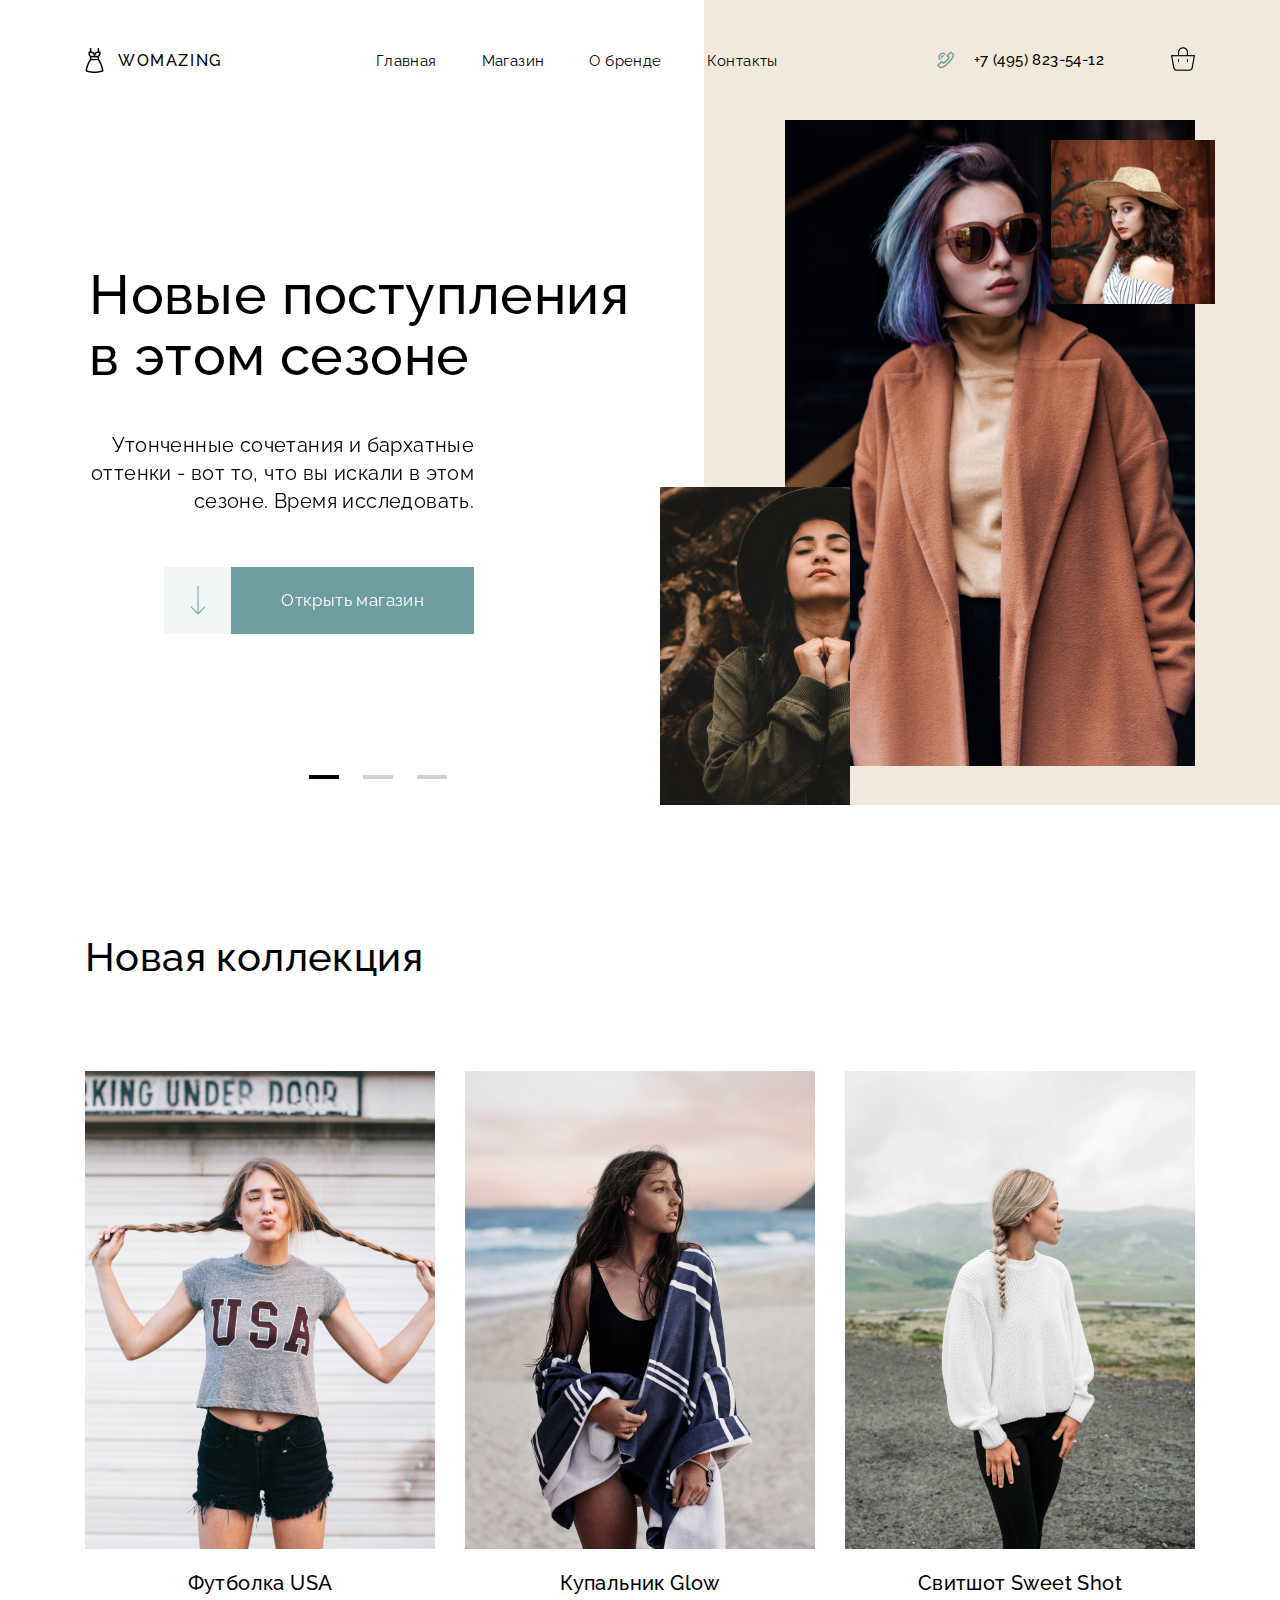
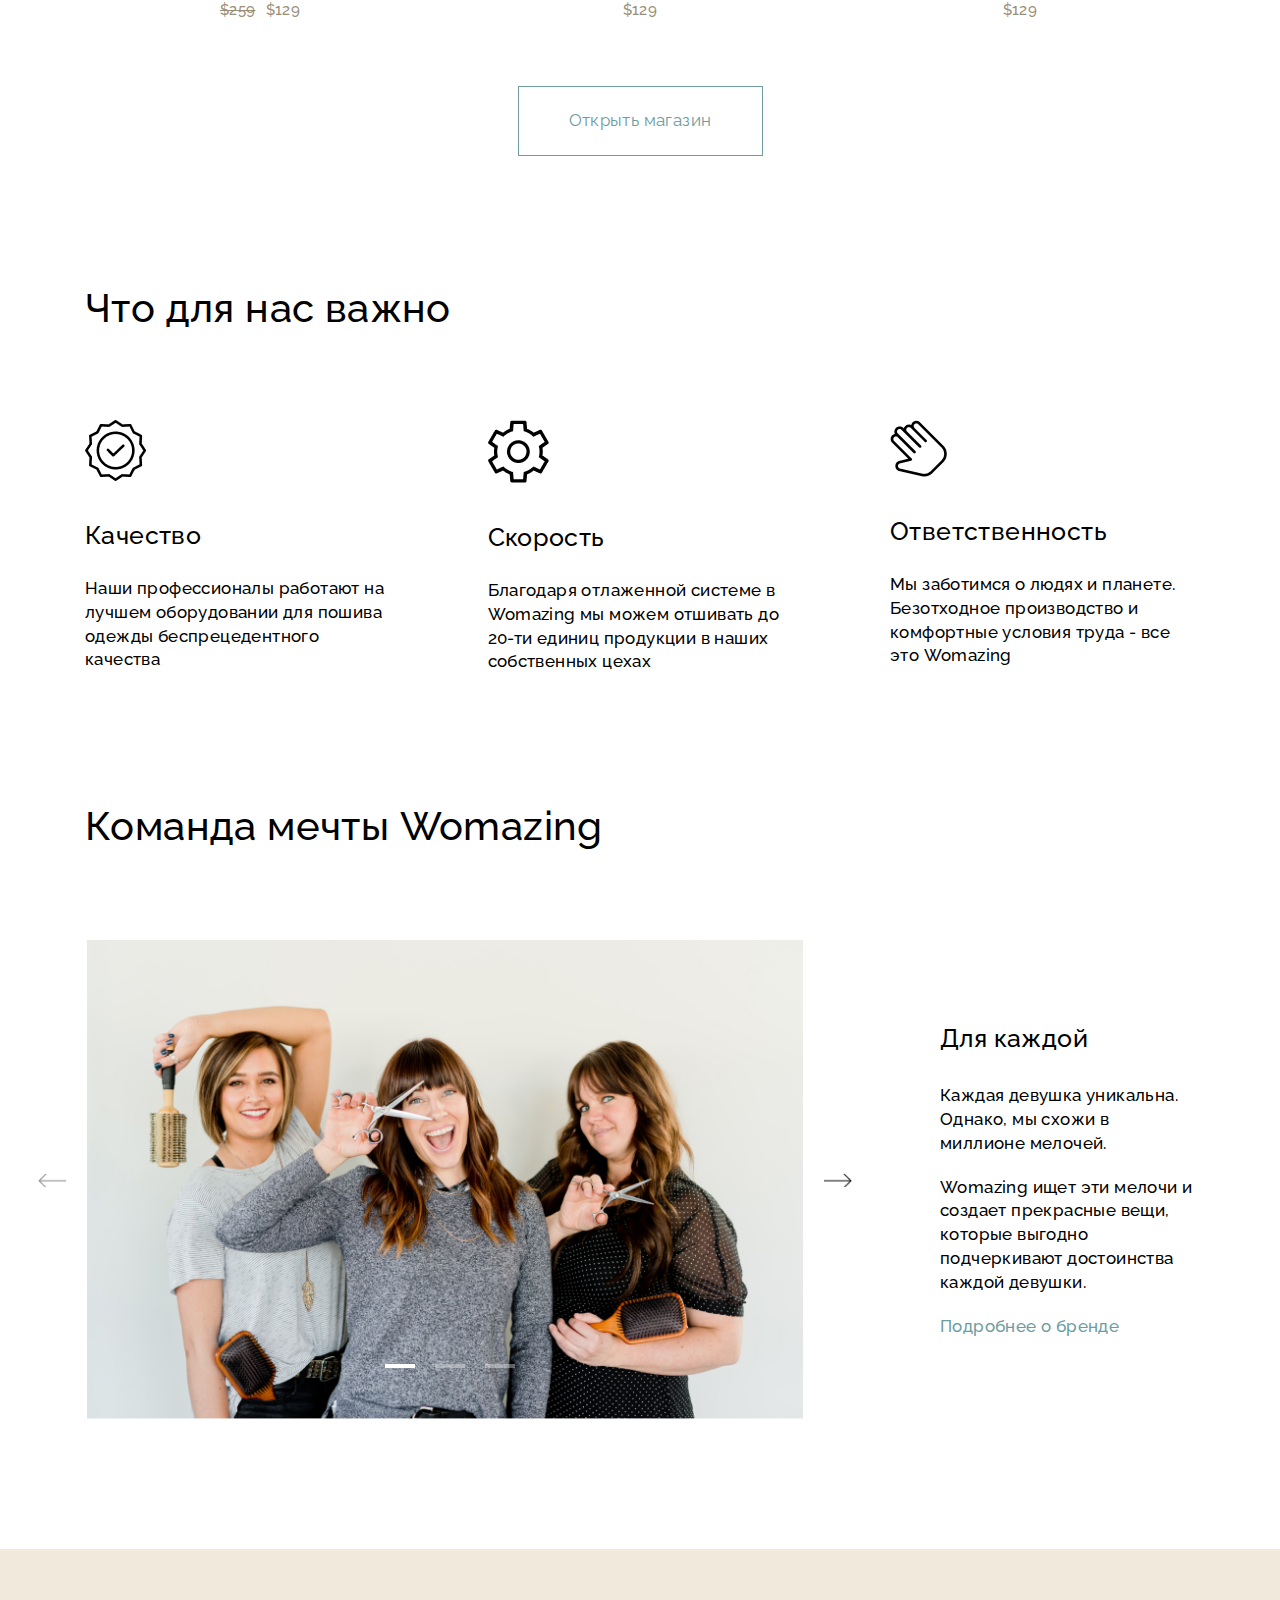
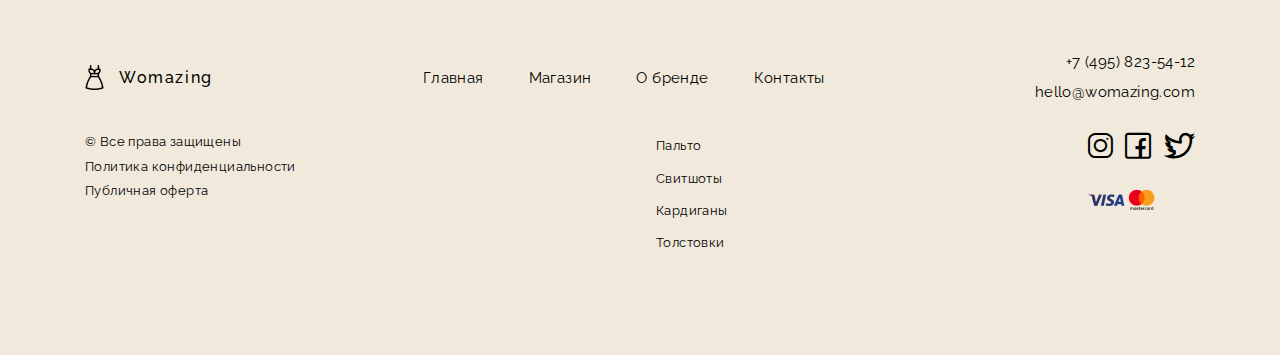
<file: index.html>
<!DOCTYPE html>
<html lang="ru">
  <head>
    <meta charset="UTF-8" />
    <meta http-equiv="X-UA-Compatible" content="IE=edge" />
    <meta name="viewport" content="width=device-width, initial-scale=1.0" />
    <link rel="stylesheet" href="style.css" />
    <link rel="stylesheet" href="icons-fonts.css" />
    <link rel="preconnect" href="https://fonts.googleapis.com" />
    <link rel="preconnect" href="https://fonts.gstatic.com" crossorigin />
    <link
      href="https://fonts.googleapis.com/css2?family=Raleway:wght@400;500;700&display=swap"
      rel="stylesheet"
    />
    <title>Womazing</title>
  </head>
  <body class=".body">
    <div class="wrapper">
      <header class="header lock-padding">
        <div class="header__container">
          <div class="header__row">
            <div class="header__logo">
              <a href="" class="header__link">
                <img src="img/header/logo.png" alt="logo" />
                <p class="header__logo__text">Womazing</p>
              </a>
            </div>
            <nav class="header__menu">
              <ul class="menu__list">
                <li class="menu__item">
                  <a href="#" class="menu__link">Главная</a>
                </li>
                <li class="menu__item">
                  <a href="sourse/Shop/index.html" class="menu__link">Магазин</a>
                </li>
                <li class="menu__item">
                  <a href="sourse/About/index.html" class="menu__link">О бренде</a>
                </li>
                <li class="menu__item">
                  <a href="sourse/Contacts/index.html" class="menu__link">Контакты</a>
                </li>
              </ul>
            </nav>
            <div class="header__info">
              <div class="header__telephone">
                <div class="telephone">
                  <div class="icon-telephone"></div>
                  <a href="tel:+74958235412" class="telephone__link">+7 (495) 823-54-12</a>
                </div>
              </div>
              <div class="header__shop">
                <img src="img/header/shop.png" alt="shop" />
              </div>
              <div class="menu__icon">
                <span></span>
              </div>
            </div>
          </div>
        </div>
      </header>
      <main class="main">
        <section class="new">
          <div class="new__container">
            <div class="new__row">
              <div class="slider">
                <div class="slider__item filter">
                  <div class="new__item">
                    <div class="new__item__title">Новые поступления в этом сезоне</div>
                    <div class="new__item__text">
                      Утонченные сочетания и бархатные оттенки - вот то, что вы искали в этом
                      сезоне. Время исследовать.
                    </div>
                    <div class="new__item__button">
                      <a href="#collection-scroll" class="item__btn__1"></a>
                      <a href="sourse/Shop/index.html" class="header__btn__2">Открыть магазин</a>
                    </div>
                  </div>
                </div>
                <div class="slider__item filter">
                  <div class="new__item">
                    <div class="new__item__title">Что-то новенькое. Мы заждались тебя.</div>
                    <div class="new__item__text">
                      Надоело искать себя в сером городе? Настало время новых идей, свежих красок и
                      вдохновения с Womazing!
                    </div>
                    <div class="new__item__button">
                      <a href="#collection-scroll" class="item__btn__1"></a>
                      <a href="sourse/Shop/index.html" class="header__btn__2">Открыть магазин</a>
                    </div>
                  </div>
                </div>
                <div class="slider__item filter">
                  <div class="new__item">
                    <div class="new__item__title">Включай новый сезон с WOMAZING</div>
                    <div class="new__item__text">
                      Мы обновили ассортимент - легендарные коллекции и новинки от отечественных
                      дизайнеров
                    </div>
                    <div class="new__item__button">
                      <a href="#collection-scroll" class="item__btn__1"></a>
                      <a href="sourse/Shop/index.html" class="header__btn__2">Открыть магазин</a>
                    </div>
                  </div>
                </div>
              </div>
              <div class="new__image">
                <img src="img/new/center.jpg" alt="photo" />
                <img src="img/new/right.jpg" alt="photo" />
                <img src="img/new/left.jpg" alt="photo" />
              </div>
            </div>
          </div>
        </section>
        <section class="collection" id="collection-scroll">
          <div class="collection__container">
            <div class="collection__title title">Новая коллекция</div>
            <div class="collection__row">
              <div class="collection__item">
                <a href="sourse/Shop/index.html" class="collection__item__img">
                  <img src="img/collection/one.jpg" alt="photo" />
                </a>
                <div class="collection__item__title">Футболка USA</div>
                <div class="collection__item__price">
                  <div class="item__price__new">$129</div>
                  <div class="item__price__back">$259</div>
                </div>
              </div>
              <div class="collection__item">
                <a href="sourse/Shop/index.html" class="collection__item__img">
                  <img src="img/collection/two.jpg" alt="photo" />
                </a>
                <div class="collection__item__title">Купальник Glow</div>
                <div class="collection__item__price">
                  <div class="item__price__new">$129</div>
                </div>
              </div>
              <div class="collection__item">
                <a href="sourse/Shop/index.html" class="collection__item__img">
                  <img src="img/collection/three.jpg" alt="photo" />
                </a>
                <div class="collection__item__title">Свитшот Sweet Shot</div>
                <div class="collection__item__price">
                  <div class="item__price__new">$129</div>
                </div>
              </div>
            </div>
            <div class="collection__button">
              <a href="sourse/Shop/index.html" class="collection__link">Открыть магазин</a>
            </div>
          </div>
        </section>
        <section class="important">
          <div class="important__container">
            <div class="important__title title">Что для нас важно</div>
            <div class="important__row">
              <div class="important__item">
                <div class="important__item__image">
                  <img src="img/important/galka.png" alt="image" />
                </div>
                <div class="important__item__title">Качество</div>
                <div class="important__item__text">
                  Наши профессионалы работают на лучшем оборудовании для пошива одежды
                  беспрецедентного качества
                </div>
              </div>
              <div class="important__item">
                <div class="important__item__image">
                  <img src="img/important/shest.png" alt="image" />
                </div>
                <div class="important__item__title">Скорость</div>
                <div class="important__item__text">
                  Благодаря отлаженной системе в Womazing мы можем отшивать до 20-ти единиц
                  продукции в наших собственных цехах
                </div>
              </div>
              <div class="important__item">
                <div class="important__item__image">
                  <img src="img/important/feand.png" alt="image" />
                </div>
                <div class="important__item__title">Ответственность</div>
                <div class="important__item__text">
                  Мы заботимся о людях и планете. Безотходное производство и комфортные условия
                  труда - все это Womazing
                </div>
              </div>
            </div>
          </div>
        </section>
        <section class="dream">
          <div class="dream__container">
            <div class="dream__title title">Команда мечты Womazing</div>
            <div class="dream__row">
              <div class="slider-2">
                <div class="slider__item filter">
                  <img src="img/dream/photo-dream.jpg" alt="photo" />
                </div>
                <div class="slider__item filter">
                  <img src="img/dream/photo-dream.jpg" alt="photo" />
                </div>
                <div class="slider__item filter">
                  <img src="img/dream/photo-dream.jpg" alt="photo" />
                </div>
              </div>
              <div class="dream__info">
                <div class="dream__info__title">Для каждой</div>
                <div class="dream__info__text">
                  <p>Каждая девушка уникальна. Однако, мы схожи в миллионе мелочей.</p>
                  <p>
                    Womazing ищет эти мелочи и создает прекрасные вещи, которые выгодно подчеркивают
                    достоинства каждой девушки.
                  </p>
                </div>
                <a href="sourse/About/index.html" class="dream__info__link">Подробнее о бренде</a>
              </div>
            </div>
          </div>
        </section>
      </main>
      <footer class="footer">
        <div class="footer__container">
          <div class="footer__row__1">
            <a href="" class="footer__item__logo">
              <img src="img/header/logo.png" alt="logo" />
              <p class="footer__logo__text">Womazing</p>
            </a>
            <div class="footer__item__navigation">
              <ul class="footer__list">
                <li class="footer__list__item">
                  <a href="#" class="footer__link">Главная</a>
                </li>
                <li class="footer__list__item">
                  <a href="sourse/Shop/index.html" class="footer__link">Магазин</a>
                </li>
                <li class="footer__list__item">
                  <a href="sourse/About/index.html" class="footer__link">О бренде</a>
                </li>
                <li class="footer__list__item">
                  <a href="sourse/Contacts/index.html" class="footer__link">Контакты</a>
                </li>
              </ul>
            </div>
            <div class="footer__item__contact">
              <a href="tel:+7 (495) 823-54-12">+7 (495) 823-54-12</a>
              <a href="mailto:hello@womazing.com">hello@womazing.com</a>
            </div>
          </div>
          <div class="footer__row__2">
            <div class="footer__item__copyright">
              <p>© Все права защищены</p>
              <p>Политика конфиденциальности</p>
              <p>Публичная оферта</p>
            </div>

            <div class="footer__item__shop">
              <ul class="shop__list">
                <li class="shop__list__item">
                  <a href="" class="shop__link">Пальто</a>
                </li>
                <li class="shop__list__item">
                  <a href="" class="shop__link">Свитшоты</a>
                </li>
                <li class="shop__list__item">
                  <a href="" class="shop__link">Кардиганы</a>
                </li>
                <li class="shop__list__item">
                  <a href="" class="shop__link">Толстовки</a>
                </li>
              </ul>
            </div>
            <div class="footer__item__social">
              <div class="social__row">
                <a href=""><div class="icon-insta"></div></a>
                <a href=""><div class="icon-facebook"></div></a>
                <a href=""><div class="icon-tw"></div></a>
              </div>
              <div class="solial__pay">
                <img src="img/footer/pay.png" alt="pay" />
              </div>
            </div>
          </div>
        </div>
        <div class="popup">
          <div class="popup__info">
            <p class="popup__title">Заказать обратный звонок</p>
            <div class="popupclose"></div>
            <form action="#" class="popup__form">
              <input type="text" id="text" name="text" placeholder="Имя" class="js-input" />
              <input type="email" id="email" name="email" placeholder="E-mail" class="js-input" />
              <input type="tel" id="tel" name="tel" placeholder="Телефон" class="js-input" />
              <button type="submit" class="form-sumbit">Заказать звонок</button>
            </form>
          </div>
          <div class="form__succsesfull">
            <p class="succsesful__text">Отлично! Мы скоро вам перезвоним.</p>
            <button type="button" class="button__close">Закрыть</button>
          </div>
        </div>
      </footer>
    </div>
    <script src="https://code.jquery.com/jquery-3.4.1.min.js"></script>
    <script src="js/slick.min.js"></script>
    <script src="js/script.js"></script>
  </body>
</html>
</file>
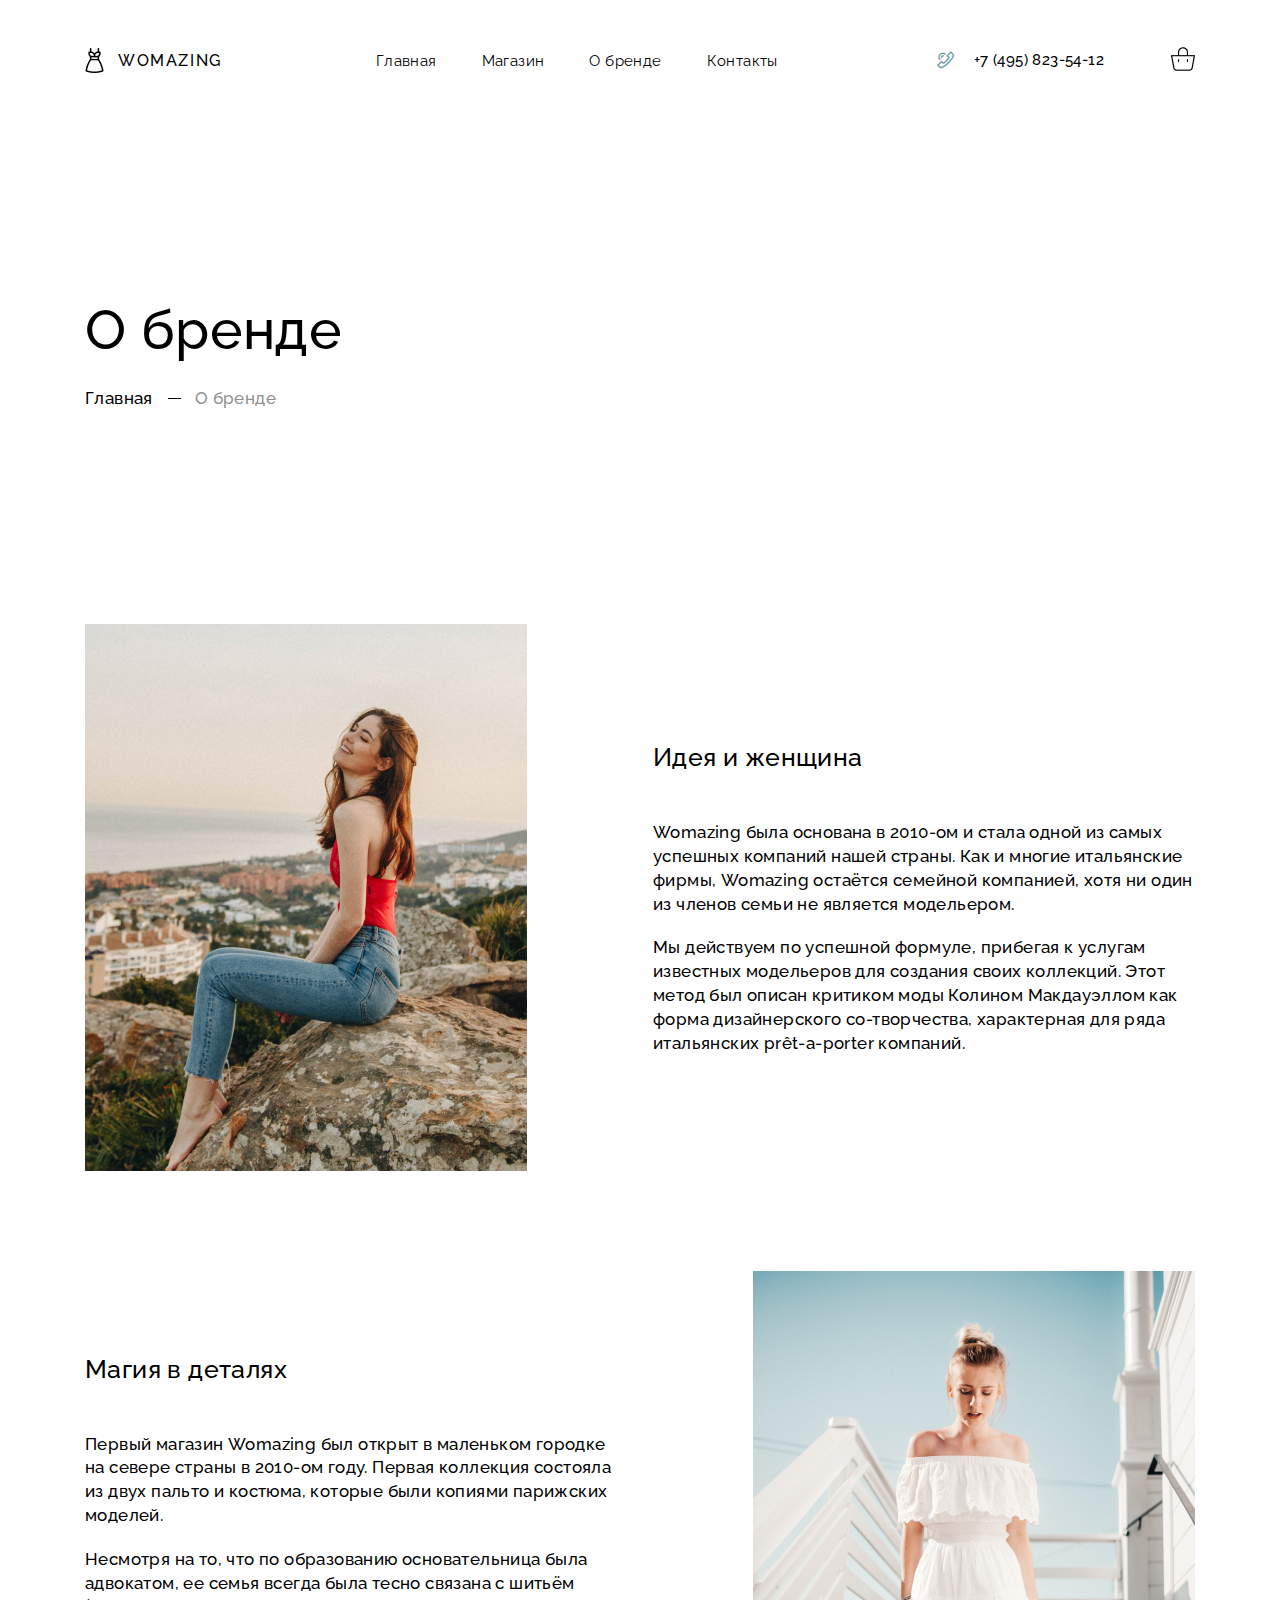
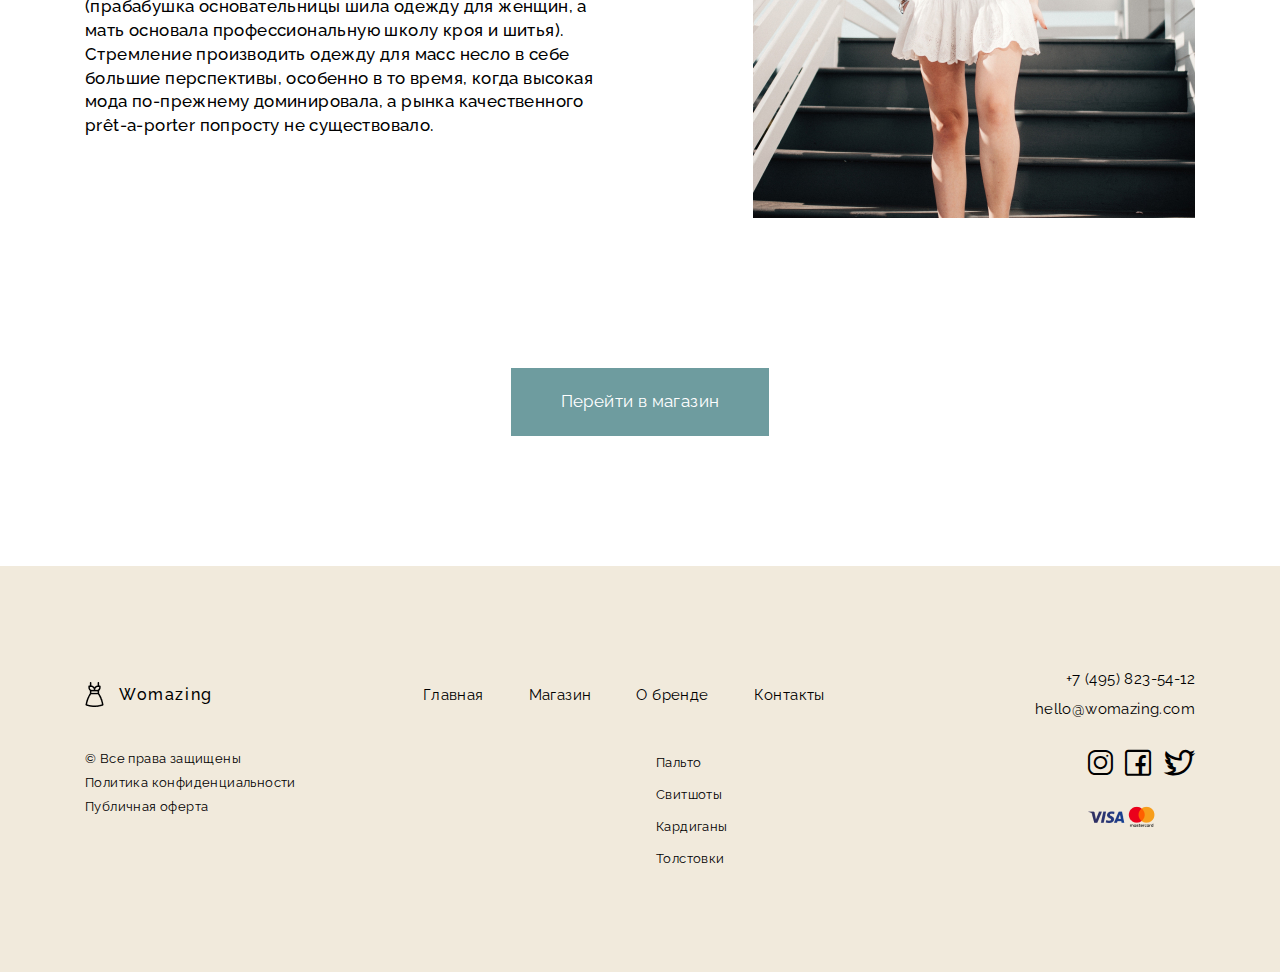
<file: sourse/About/index.html>
<!DOCTYPE html>
<html lang="ru">
  <head>
    <meta charset="UTF-8" />
    <meta http-equiv="X-UA-Compatible" content="IE=edge" />
    <meta name="viewport" content="width=device-width, initial-scale=1.0" />
    <link rel="stylesheet" href="style.css" />
    <link rel="stylesheet" href="icons-fonts.css" />
    <link rel="preconnect" href="https://fonts.googleapis.com" />
    <link rel="preconnect" href="https://fonts.gstatic.com" crossorigin />
    <link
      href="https://fonts.googleapis.com/css2?family=Raleway:wght@400;500;700&display=swap"
      rel="stylesheet"
    />
    <title>Womazing</title>
  </head>
  <body class=".body">
    <div class="wrapper">
      <header class="header lock-padding">
        <div class="header__container">
          <div class="header__row">
            <div class="header__logo">
              <a href="../../index.html" class="header__link">
                <img src="img/header/logo.png" alt="logo" />
                <p class="header__logo__text">Womazing</p>
              </a>
            </div>
            <nav class="header__menu">
              <ul class="menu__list">
                <li class="menu__item">
                  <a href="../../index.html" class="menu__link">Главная</a>
                </li>
                <li class="menu__item">
                  <a href="../Shop/index.html" class="menu__link">Магазин</a>
                </li>
                <li class="menu__item">
                  <a href="#" class="menu__link">О бренде</a>
                </li>
                <li class="menu__item">
                  <a href="../Contacts/index.html" class="menu__link">Контакты</a>
                </li>
              </ul>
            </nav>
            <div class="header__info">
              <div class="header__telephone">
                <div class="telephone">
                  <div class="icon-telephone"></div>
                  <a href="tel:+74958235412" class="telephone__link">+7 (495) 823-54-12</a>
                </div>
              </div>
              <div class="header__shop">
                <img src="img/header/shop.png" alt="shop" />
              </div>
              <div class="menu__icon">
                <span></span>
              </div>
            </div>
          </div>
        </div>
      </header>
      <main class="main">
        <section class="bredcrums">
          <div class="breadcrums__container">
            <div class="breatcrumbs__title title">О бренде</div>
            <ol class="breadcrumbs__menu">
              <li class="dreadcrumbs__item">
                <a href="../../index.html" class="breadcrumbs__link link-glav">Главная</a>
              </li>
              <li class="dreadcrumbs__item">
                <a href="#" class="breadcrumbs__link breadcrumbs__link_active">О бренде</a>
              </li>
            </ol>
          </div>
        </section>
        <section class="about">
          <div class="about__container">
            <div class="about__row__1">
              <div class="about__item__image">
                <img src="img/about/photo-2.jpg" alt="photo" />
              </div>
              <div class="about__item__info">
                <h3 class="about__item__title">Идея и женщина</h3>
                <p class="about__item__text">
                  Womazing была основана в 2010-ом и стала одной из самых успешных компаний нашей
                  страны. Как и многие итальянские фирмы, Womazing остаётся семейной компанией, хотя
                  ни один из членов семьи не является модельером.
                </p>
                <p class="about__item__text">
                  Мы действуем по успешной формуле, прибегая к услугам известных модельеров для
                  создания своих коллекций. Этот метод был описан критиком моды Колином Макдауэллом
                  как форма дизайнерского со-творчества, характерная для ряда итальянских
                  prêt-a-porter компаний.
                </p>
              </div>
            </div>
            <div class="about__row__2">
              <div class="about__item__info">
                <h3 class="about__item__title">Магия в деталях</h3>
                <p class="about__item__text">
                  Первый магазин Womazing был открыт в маленьком городке на севере страны в 2010-ом
                  году. Первая коллекция состояла из двух пальто и костюма, которые были копиями
                  парижских моделей.
                </p>
                <p class="about__item__text">
                  Несмотря на то, что по образованию основательница была адвокатом, ее семья всегда
                  была тесно связана с шитьём (прабабушка основательницы шила одежду для женщин, а
                  мать основала профессиональную школу кроя и шитья). Стремление производить одежду
                  для масс несло в себе большие перспективы, особенно в то время, когда высокая мода
                  по-прежнему доминировала, а рынка качественного prêt-a-porter попросту не
                  существовало.
                </p>
              </div>

              <div class="about__item__image">
                <img src="img/about/photo-1.jpg" alt="photo" />
              </div>
            </div>
            <div class="about__button">
              <a href="../Shop/index.html" class="about__link">Перейти в магазин</a>
            </div>
          </div>
        </section>
      </main>
      <footer class="footer">
        <div class="footer__container">
          <div class="footer__row__1">
            <a href="../../index.html" class="footer__item__logo">
              <img src="img/header/logo.png" alt="logo" />
              <p class="footer__logo__text">Womazing</p>
            </a>
            <div class="footer__item__navigation">
              <ul class="footer__list">
                <li class="footer__list__item">
                  <a href="../../index.html" class="footer__link">Главная</a>
                </li>
                <li class="footer__list__item">
                  <a href="../Shop/index.html" class="footer__link">Магазин</a>
                </li>
                <li class="footer__list__item">
                  <a href="#" class="footer__link">О бренде</a>
                </li>
                <li class="footer__list__item">
                  <a href="../Contacts/index.html" class="footer__link">Контакты</a>
                </li>
              </ul>
            </div>
            <div class="footer__item__contact">
              <a href="tel:+7 (495) 823-54-12">+7 (495) 823-54-12</a>
              <a href="mailto:hello@womazing.com">hello@womazing.com</a>
            </div>
          </div>
          <div class="footer__row__2">
            <div class="footer__item__copyright">
              <p>© Все права защищены</p>
              <p>Политика конфиденциальности</p>
              <p>Публичная оферта</p>
            </div>

            <div class="footer__item__shop">
              <ul class="shop__list">
                <li class="shop__list__item">
                  <a href="" class="shop__link">Пальто</a>
                </li>
                <li class="shop__list__item">
                  <a href="" class="shop__link">Свитшоты</a>
                </li>
                <li class="shop__list__item">
                  <a href="" class="shop__link">Кардиганы</a>
                </li>
                <li class="shop__list__item">
                  <a href="" class="shop__link">Толстовки</a>
                </li>
              </ul>
            </div>
            <div class="footer__item__social">
              <div class="social__row">
                <a href=""><div class="icon-insta"></div></a>
                <a href=""><div class="icon-facebook"></div></a>
                <a href=""><div class="icon-tw"></div></a>
              </div>
              <div class="solial__pay">
                <img src="img/footer/pay.png" alt="pay" />
              </div>
            </div>
          </div>
        </div>
        <div class="popup">
          <div class="popup__info">
            <p class="popup__title">Заказать обратный звонок</p>
            <div class="popupclose"></div>
            <form action="#" class="popup__form">
              <input type="text" id="text" name="text" placeholder="Имя" class="js-input" />
              <input type="email" id="email" name="email" placeholder="E-mail" class="js-input" />
              <input type="tel" id="tel" name="tel" placeholder="Телефон" class="js-input" />
              <button type="submit" class="form-sumbit">Заказать звонок</button>
            </form>
          </div>
          <div class="form__succsesfull">
            <p class="succsesful__text">Отлично! Мы скоро вам перезвоним.</p>
            <button type="button" class="button__close">Закрыть</button>
          </div>
        </div>
      </footer>
    </div>
    <script src="https://code.jquery.com/jquery-3.4.1.min.js"></script>
    <script src="js/slick.min.js"></script>
    <script src="js/script.js"></script>
  </body>
</html>
</file>
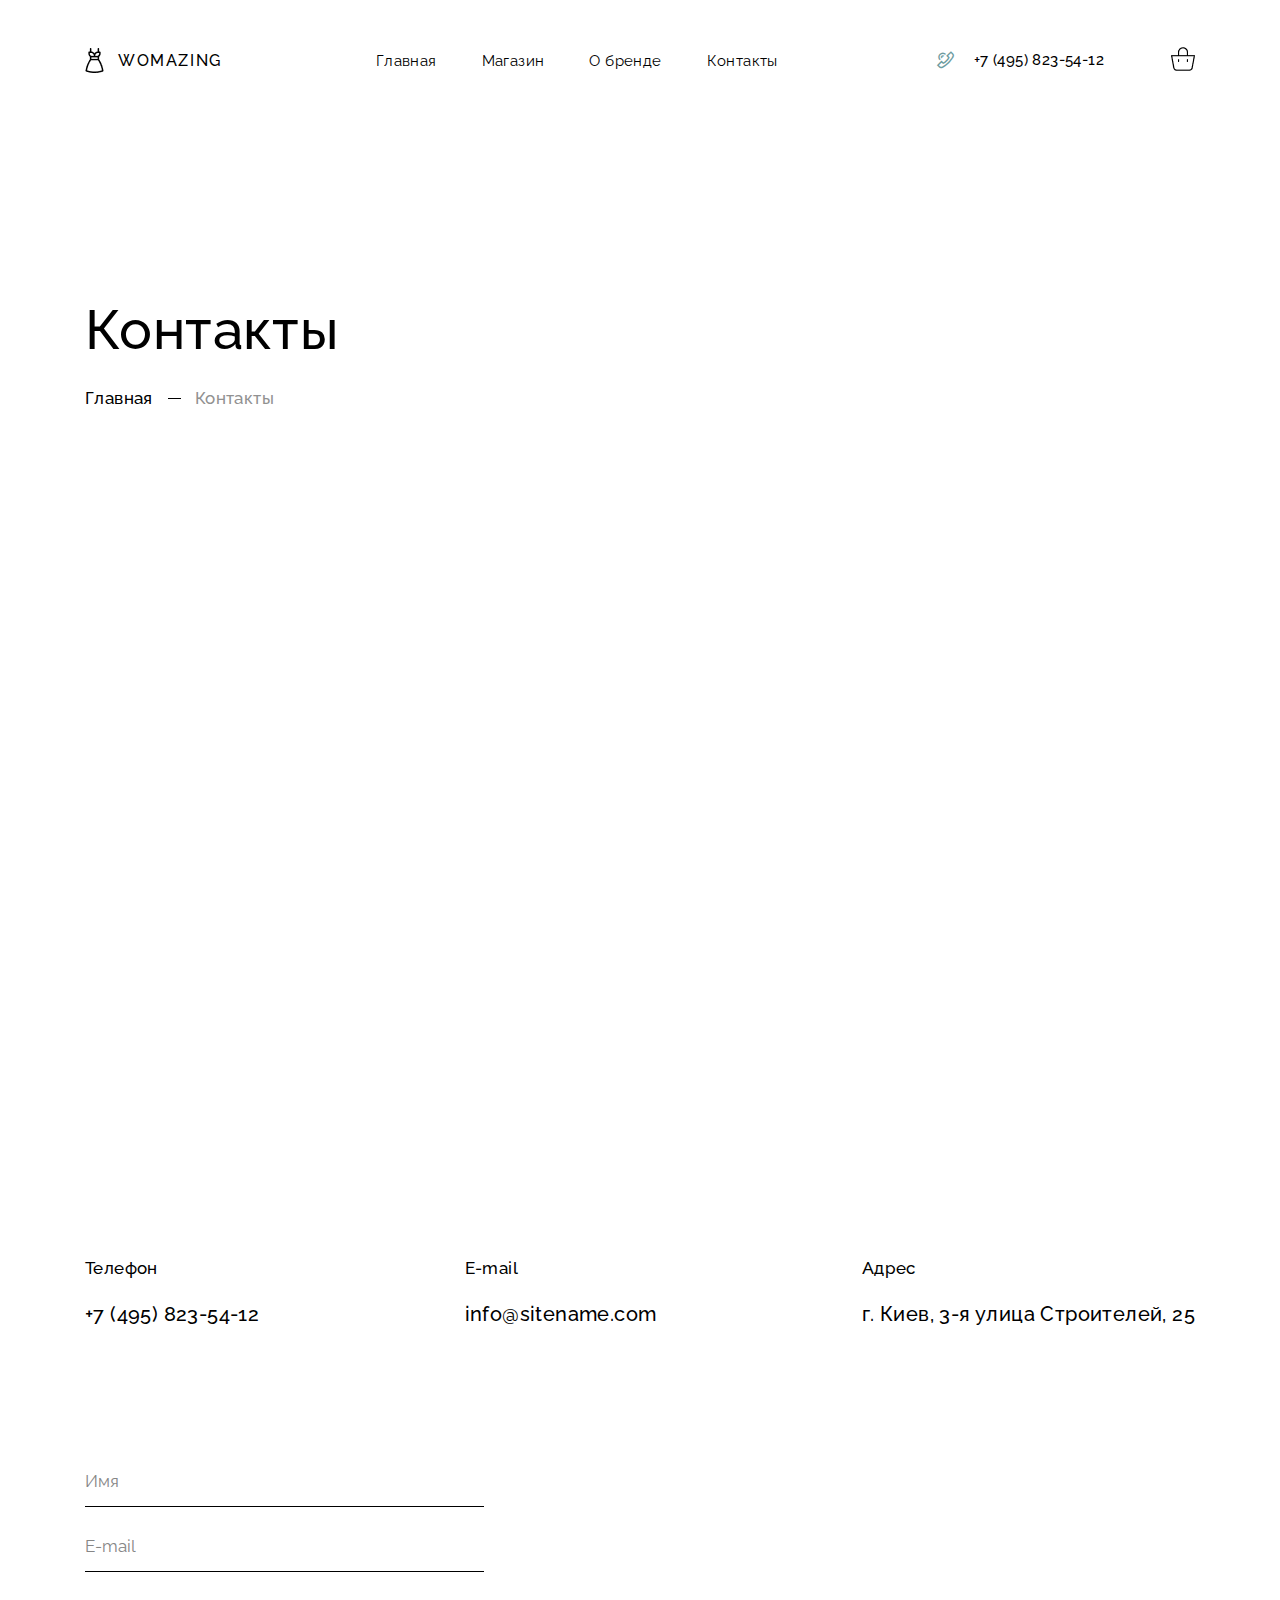
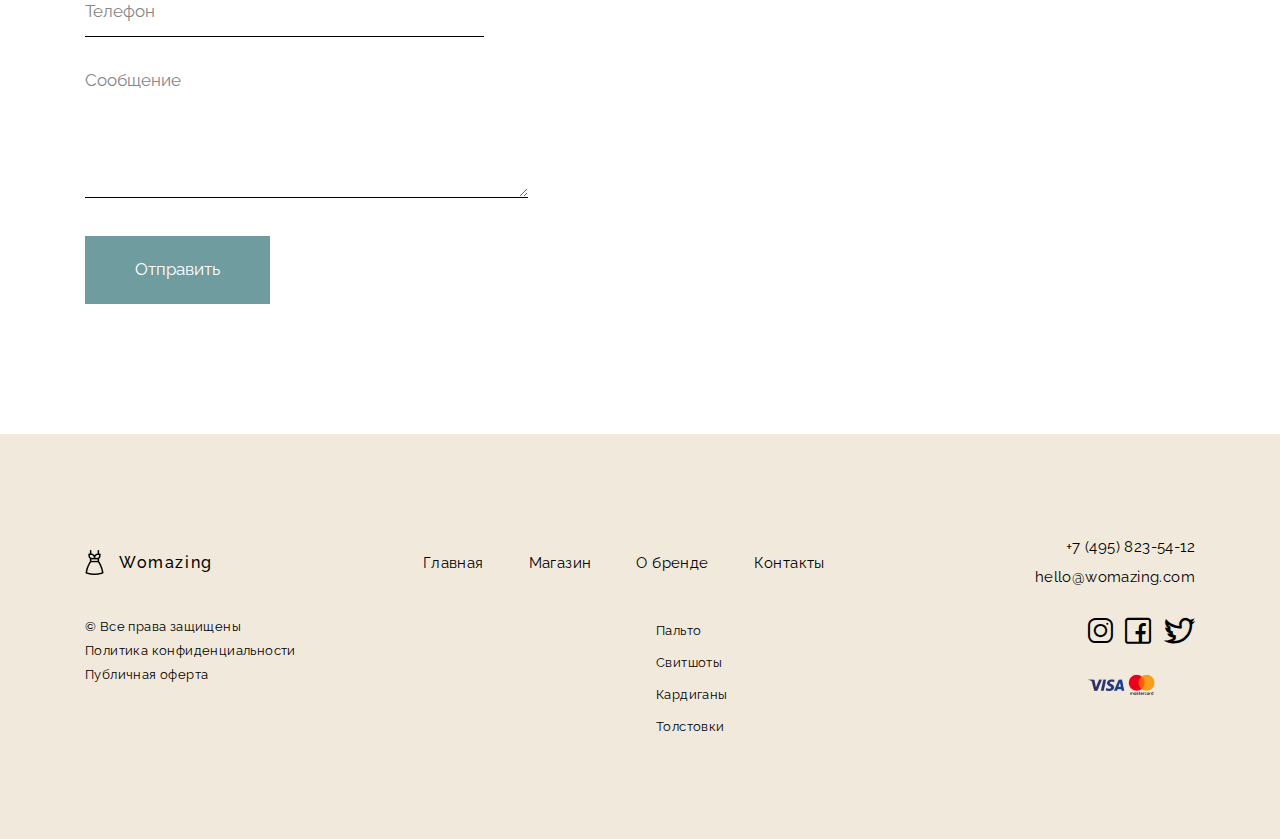
<file: sourse/Contacts/index.html>
<!DOCTYPE html>
<html lang="ru">
  <head>
    <meta charset="UTF-8" />
    <meta http-equiv="X-UA-Compatible" content="IE=edge" />
    <meta name="viewport" content="width=device-width, initial-scale=1.0" />
    <link rel="stylesheet" href="style.css" />
    <link rel="stylesheet" href="icons-fonts.css" />
    <link rel="preconnect" href="https://fonts.googleapis.com" />
    <link rel="preconnect" href="https://fonts.gstatic.com" crossorigin />
    <link
      href="https://fonts.googleapis.com/css2?family=Raleway:wght@400;500;700&display=swap"
      rel="stylesheet"
    />
    <title>Womazing</title>
  </head>
  <body class=".body">
    <div class="wrapper">
      <header class="header lock-padding">
        <div class="header__container">
          <div class="header__row">
            <div class="header__logo">
              <a href="../../index.html" class="header__link">
                <img src="img/header/logo.png" alt="logo" />
                <p class="header__logo__text">Womazing</p>
              </a>
            </div>
            <nav class="header__menu">
              <ul class="menu__list">
                <li class="menu__item">
                  <a href="../../index.html" class="menu__link">Главная</a>
                </li>
                <li class="menu__item">
                  <a href="../Shop/index.html" class="menu__link">Магазин</a>
                </li>
                <li class="menu__item">
                  <a href="../About/index.html" class="menu__link">О бренде</a>
                </li>
                <li class="menu__item">
                  <a href="#" class="menu__link">Контакты</a>
                </li>
              </ul>
            </nav>
            <div class="header__info">
              <div class="header__telephone">
                <div class="telephone">
                  <div class="icon-telephone"></div>
                  <a href="tel:+74958235412" class="telephone__link">+7 (495) 823-54-12</a>
                </div>
              </div>
              <div class="header__shop">
                <img src="img/header/shop.png" alt="shop" />
              </div>
              <div class="menu__icon">
                <span></span>
              </div>
            </div>
          </div>
        </div>
      </header>
      <main class="main">
        <section class="bredcrums">
          <div class="breadcrums__container">
            <div class="breatcrumbs__title title">Контакты</div>
            <ol class="breadcrumbs__menu">
              <li class="dreadcrumbs__item">
                <a href="../../index.html" class="breadcrumbs__link link-glav">Главная</a>
              </li>
              <li class="dreadcrumbs__item">
                <a href="#" class="breadcrumbs__link breadcrumbs__link_active">Контакты</a>
              </li>
            </ol>
          </div>
        </section>
        <section class="contact">
          <div class="contact__container">
            <div class="contact__cart">
              <iframe
                src="https://www.google.com/maps/embed?pb=!1m18!1m12!1m3!1d20322.61446666946!2d30.522721750000002!3d50.453638749999996!2m3!1f0!2f0!3f0!3m2!1i1024!2i768!4f13.1!3m3!1m2!1s0x40d4ce5106812c5d%3A0x221af60403878fa9!2z0JzQsNC50LTQsNC9INCd0LXQt9Cw0LLQuNGB0LjQvNC-0YHRgtC4!5e0!3m2!1sru!2sua!4v1654181369421!5m2!1sru!2sua"
                width="100%"
                height="500"
                style="border: 0"
                allowfullscreen=""
                loading="lazy"
                referrerpolicy="no-referrer-when-downgrade"
              ></iframe>
            </div>
            <div class="contact__row">
              <div class="contact__telephone">
                <p class="contact__telephone__text contact__text">Телефон</p>
                <a href="tel:+7 (495) 823-54-12" class="contact__link">+7 (495) 823-54-12</a>
              </div>
              <div class="contact__email">
                <p class="contact__email__text contact__text">E-mail</p>
                <a href="mailto:info@sitename.com" class="contact__link">info@sitename.com</a>
              </div>
              <div class="contact__adress">
                <p class="contact__adress__text contact__text">Адрес</p>
                <address class="contact__adress__info contact__link">
                  г. Киев, 3-я улица Строителей, 25
                </address>
              </div>
            </div>
            <div class="contact__form">
              <form action="#" class="contact__form__info">
                <input
                  type="text"
                  name="text"
                  id="text_on"
                  placeholder="Имя"
                  class="input__on__contact js-input-contact"
                />
                <input
                  type="email"
                  name="email"
                  id="email_on"
                  placeholder="E-mail"
                  class="input__on__contact js-input-contact"
                />
                <input
                  type="tel"
                  name="tel"
                  id="tel_on"
                  placeholder="Телефон"
                  class="input__on__contact js-input-contact"
                />
                <textarea
                  name="textarea"
                  id="textarea"
                  cols="30"
                  rows="7"
                  placeholder="Сообщение"
                  class="textarea__on__contact js-input-contact"
                ></textarea>
                <div class="button__center">
                  <button type="submit" class="button__contact__on">Отправить</button>
                </div>
              </form>
              <div class="form__sucsesfull">Сообщение успешно отправлено</div>
            </div>
          </div>
        </section>
      </main>
      <footer class="footer">
        <div class="footer__container">
          <div class="footer__row__1">
            <a href="../../index.html" class="footer__item__logo">
              <img src="img/header/logo.png" alt="logo" />
              <p class="footer__logo__text">Womazing</p>
            </a>
            <div class="footer__item__navigation">
              <ul class="footer__list">
                <li class="footer__list__item">
                  <a href="../../index.html" class="footer__link">Главная</a>
                </li>
                <li class="footer__list__item">
                  <a href="../Shop/index.html" class="footer__link">Магазин</a>
                </li>
                <li class="footer__list__item">
                  <a href="../About/index.html" class="footer__link">О бренде</a>
                </li>
                <li class="footer__list__item">
                  <a href="#" class="footer__link">Контакты</a>
                </li>
              </ul>
            </div>
            <div class="footer__item__contact">
              <a href="tel:+7 (495) 823-54-12">+7 (495) 823-54-12</a>
              <a href="mailto:hello@womazing.com">hello@womazing.com</a>
            </div>
          </div>
          <div class="footer__row__2">
            <div class="footer__item__copyright">
              <p>© Все права защищены</p>
              <p>Политика конфиденциальности</p>
              <p>Публичная оферта</p>
            </div>

            <div class="footer__item__shop">
              <ul class="shop__list">
                <li class="shop__list__item">
                  <a href="" class="shop__link">Пальто</a>
                </li>
                <li class="shop__list__item">
                  <a href="" class="shop__link">Свитшоты</a>
                </li>
                <li class="shop__list__item">
                  <a href="" class="shop__link">Кардиганы</a>
                </li>
                <li class="shop__list__item">
                  <a href="" class="shop__link">Толстовки</a>
                </li>
              </ul>
            </div>
            <div class="footer__item__social">
              <div class="social__row">
                <a href=""><div class="icon-insta"></div></a>
                <a href=""><div class="icon-facebook"></div></a>
                <a href=""><div class="icon-tw"></div></a>
              </div>
              <div class="solial__pay">
                <img src="img/footer/pay.png" alt="pay" />
              </div>
            </div>
          </div>
        </div>
        <div class="popup">
          <div class="popup__info">
            <p class="popup__title">Заказать обратный звонок</p>
            <div class="popupclose"></div>
            <form action="#" class="popup__form">
              <input type="text" id="text" name="text" placeholder="Имя" class="js-input" />
              <input type="email" id="email" name="email" placeholder="E-mail" class="js-input" />
              <input type="tel" id="tel" name="tel" placeholder="Телефон" class="js-input" />
              <button type="submit" class="form-sumbit">Заказать звонок</button>
            </form>
          </div>
          <div class="form__succsesfull">
            <p class="succsesful__text">Отлично! Мы скоро вам перезвоним.</p>
            <button type="button" class="button__close">Закрыть</button>
          </div>
        </div>
      </footer>
    </div>
    <script src="https://code.jquery.com/jquery-3.4.1.min.js"></script>
    <script src="js/slick.min.js"></script>
    <script src="js/script.js"></script>
  </body>
</html>
</file>
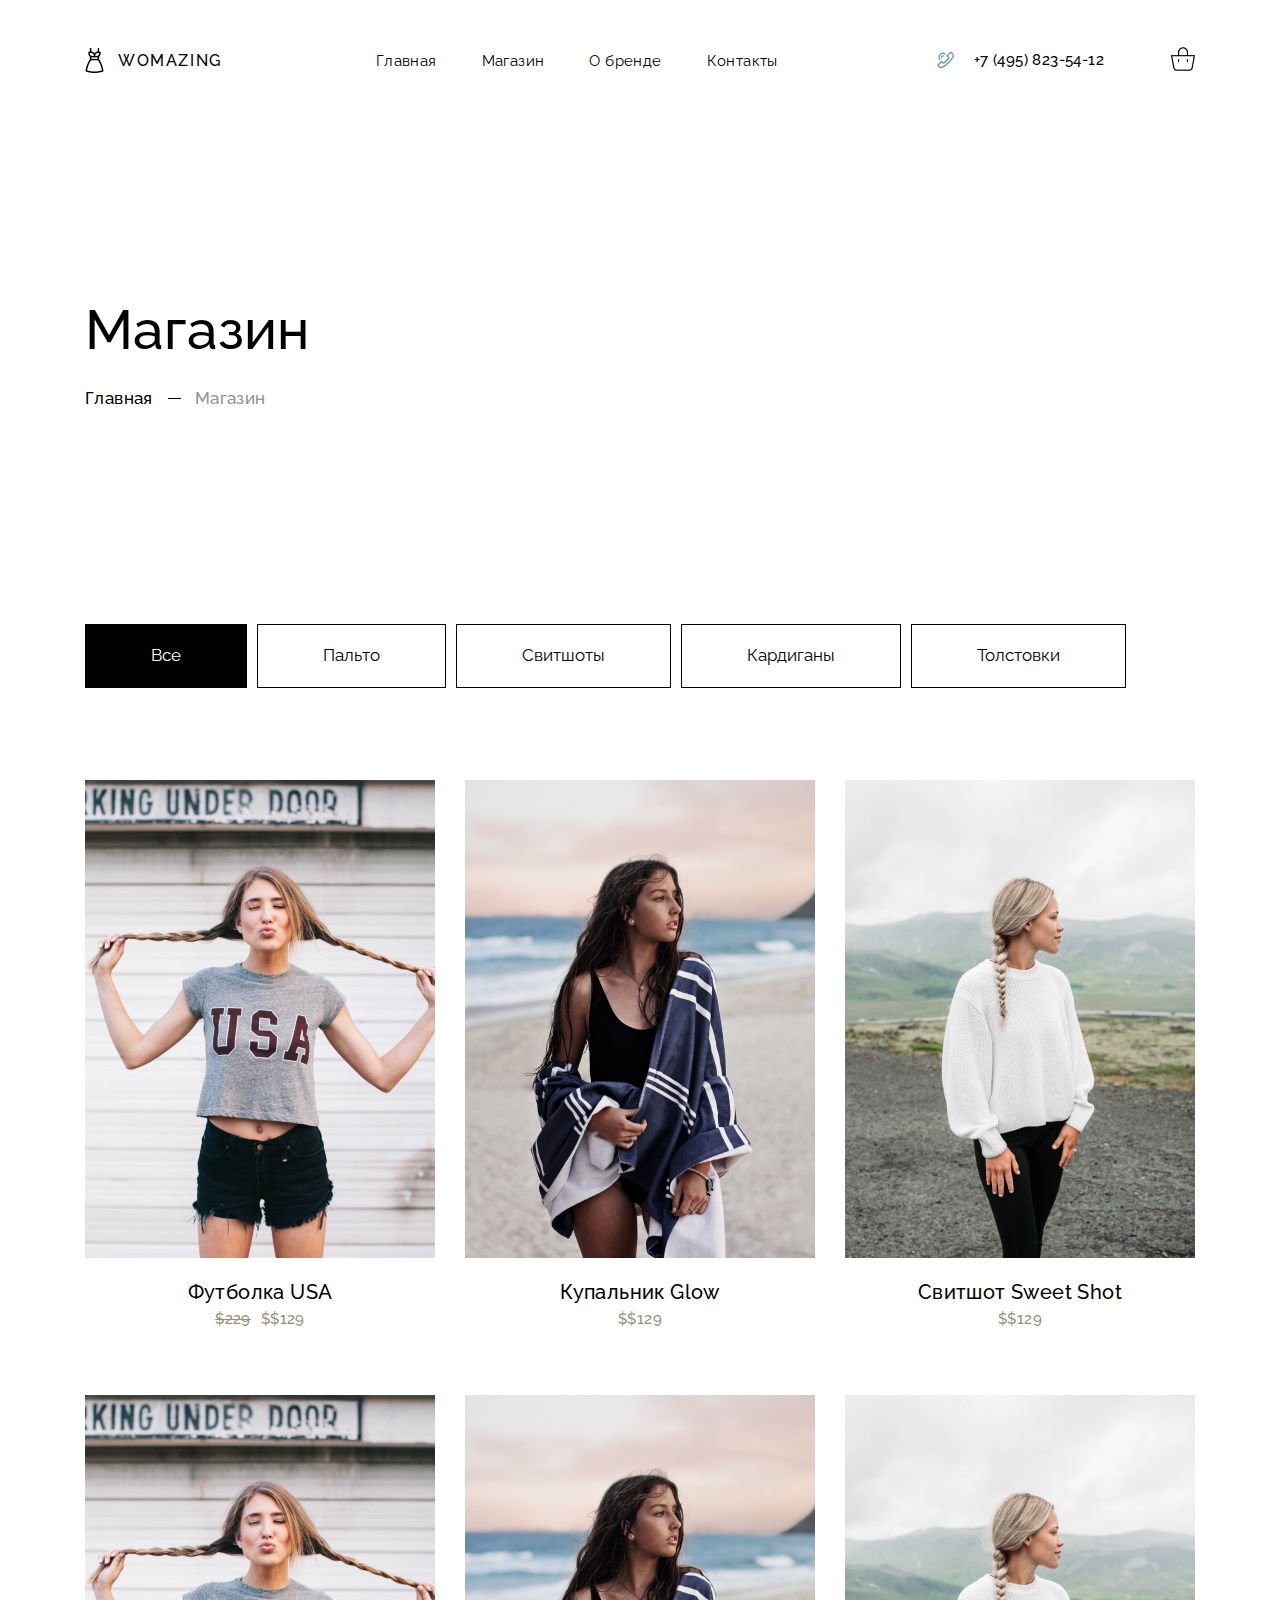
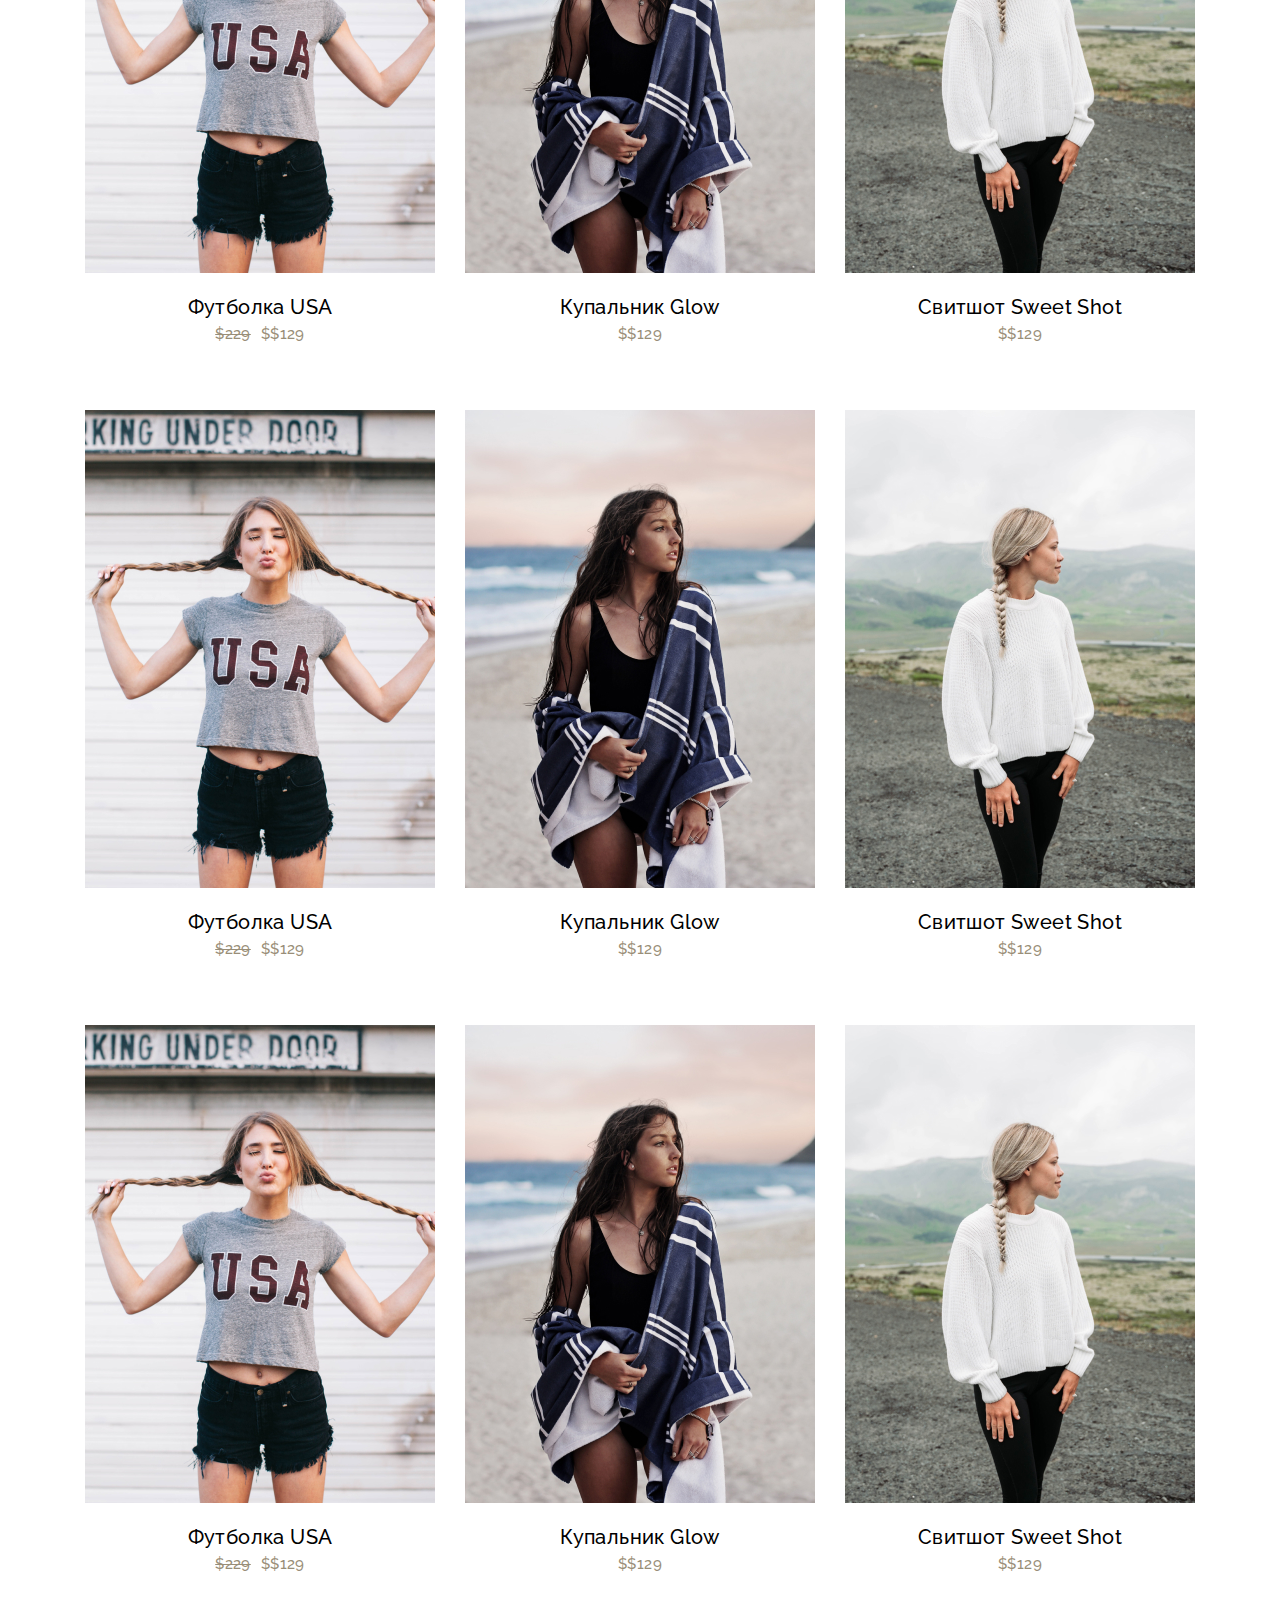
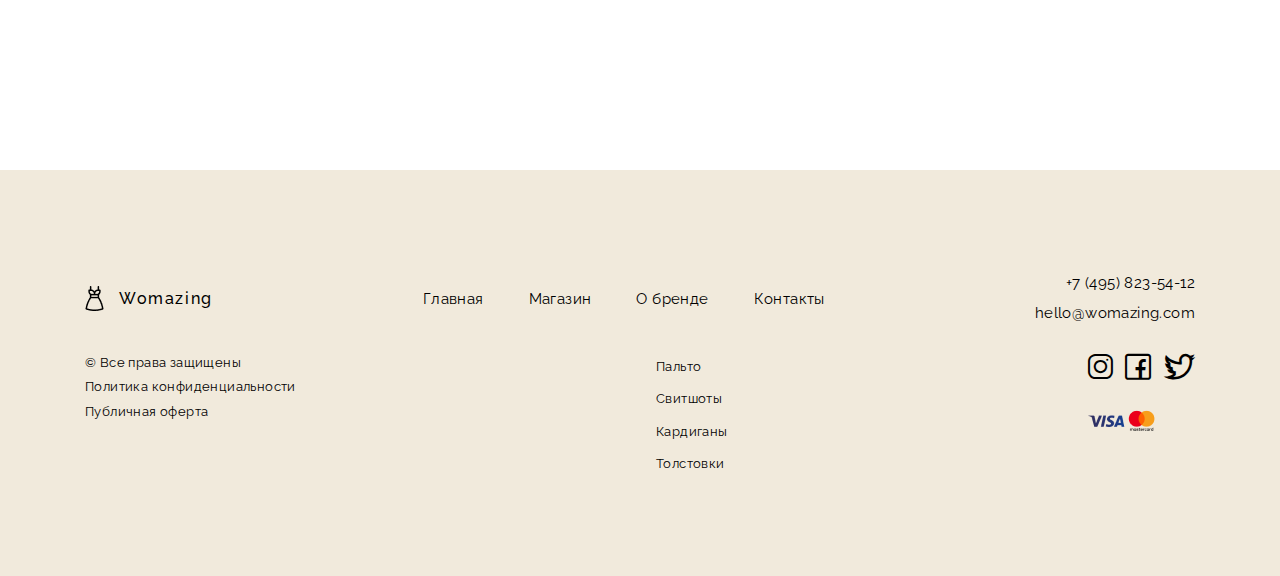
<file: sourse/Shop/index.html>
<!DOCTYPE html>
<html lang="ru">
  <head>
    <meta charset="UTF-8" />
    <meta http-equiv="X-UA-Compatible" content="IE=edge" />
    <meta name="viewport" content="width=device-width, initial-scale=1.0" />
    <link rel="stylesheet" href="style.css" />
    <link rel="stylesheet" href="icons-fonts.css" />
    <link rel="preconnect" href="https://fonts.googleapis.com" />
    <link rel="preconnect" href="https://fonts.gstatic.com" crossorigin />
    <link
      href="https://fonts.googleapis.com/css2?family=Raleway:wght@400;500;700&display=swap"
      rel="stylesheet"
    />
    <title>Womazing</title>
  </head>
  <body class=".body">
    <div class="wrapper">
      <header class="header lock-padding">
        <div class="header__container">
          <div class="header__row">
            <div class="header__logo">
              <a href="../../index.html" class="header__link">
                <img src="img/header/logo.png" alt="logo" />
                <p class="header__logo__text">Womazing</p>
              </a>
            </div>
            <nav class="header__menu">
              <ul class="menu__list">
                <li class="menu__item">
                  <a href="../../index.html" class="menu__link">Главная</a>
                </li>
                <li class="menu__item">
                  <a href="#" class="menu__link">Магазин</a>
                </li>
                <li class="menu__item">
                  <a href="../About/index.html" class="menu__link">О бренде</a>
                </li>
                <li class="menu__item">
                  <a href="../Contacts/index.html" class="menu__link">Контакты</a>
                </li>
              </ul>
            </nav>
            <div class="header__info">
              <div class="header__telephone">
                <div class="telephone">
                  <div class="icon-telephone"></div>
                  <a href="tel:+74958235412" class="telephone__link">+7 (495) 823-54-12</a>
                </div>
              </div>
              <div class="header__shop">
                <img src="img/header/shop.png" alt="shop" />
              </div>
              <div class="menu__icon">
                <span></span>
              </div>
            </div>
          </div>
        </div>
      </header>
      <main class="main">
        <section class="bredcrums">
          <div class="breadcrums__container">
            <div class="breatcrumbs__title title">Магазин</div>
            <ol class="breadcrumbs__menu">
              <li class="dreadcrumbs__item">
                <a href="../../index.html" class="breadcrumbs__link link-glav">Главная</a>
              </li>
              <li class="dreadcrumbs__item">
                <a href="#" class="breadcrumbs__link breadcrumbs__link_active">Магазин</a>
              </li>
            </ol>
          </div>
        </section>
        <section class="product">
          <div class="product__container">
            <div class="products__burger">Категория</div>
            <div class="product__buttons">
              <button
                type="button"
                value="Все"
                data-f="all"
                class="button__all button__product _active-btn"
                id="start"
              >
                Все
              </button>
              <button
                type="button"
                value="Пальто"
                data-f="palto"
                class="button__palto button__product"
              >
                Пальто
              </button>
              <button
                type="button"
                value="Свитшоты"
                data-f="sweetshot"
                class="button__sweetshot button__product"
              >
                Свитшоты
              </button>
              <button
                type="button"
                value="Кардиганы"
                data-f="kardigan"
                class="button__kardigan button__product"
              >
                Кардиганы
              </button>
              <button
                type="button"
                value="Толстовки"
                data-f="tolstovka"
                class="button__tolstovka button__product"
              >
                Толстовки
              </button>
            </div>
            <!--
            <div class="products__count">
              <p class="product__count__number">
                Показано: <span class="counter__active">9</span> из
                <span class="counter__all">12</span> товаров
              </p>
            </div>
            -->
            <div class="roducts__row">
              <div class="products__item tolstovka" data-num="1">
                <div class="products__image">
                  <img src="img/product/one.jpg" alt="photo" />
                </div>
                <div class="products__item__name">Футболка USA</div>
                <div class="products__item__price">
                  <div class="product__item__price-old">$229</div>
                  <div class="product__item__price-new">$$129</div>
                </div>
              </div>
              <div class="products__item kardigan" data-num="2">
                <div class="products__image">
                  <img src="img/product/two.jpg" alt="photo" />
                </div>
                <div class="products__item__name">Купальник Glow</div>
                <div class="products__item__price">
                  <div class="product__item__price-new">$$129</div>
                </div>
              </div>
              <div class="products__item sweetshot" data-num="3">
                <div class="products__image">
                  <img src="img/product/three.jpg" alt="photo" />
                </div>
                <div class="products__item__name">Свитшот Sweet Shot</div>
                <div class="products__item__price">
                  <div class="product__item__price-new">$$129</div>
                </div>
              </div>
              <div class="products__item tolstovka" data-num="4">
                <div class="products__image">
                  <img src="img/product/one.jpg" alt="photo" />
                </div>
                <div class="products__item__name">Футболка USA</div>
                <div class="products__item__price">
                  <div class="product__item__price-old">$229</div>
                  <div class="product__item__price-new">$$129</div>
                </div>
              </div>
              <div class="products__item kardigan" data-num="5">
                <div class="products__image">
                  <img src="img/product/two.jpg" alt="photo" />
                </div>
                <div class="products__item__name">Купальник Glow</div>
                <div class="products__item__price">
                  <div class="product__item__price-new">$$129</div>
                </div>
              </div>
              <div class="products__item sweetshot" data-num="6">
                <div class="products__image">
                  <img src="img/product/three.jpg" alt="photo" />
                </div>
                <div class="products__item__name">Свитшот Sweet Shot</div>
                <div class="products__item__price">
                  <div class="product__item__price-new">$$129</div>
                </div>
              </div>
              <div class="products__item tolstovka" data-num="7">
                <div class="products__image">
                  <img src="img/product/one.jpg" alt="photo" />
                </div>
                <div class="products__item__name">Футболка USA</div>
                <div class="products__item__price">
                  <div class="product__item__price-old">$229</div>
                  <div class="product__item__price-new">$$129</div>
                </div>
              </div>
              <div class="products__item kardigan" data-num="8">
                <div class="products__image">
                  <img src="img/product/two.jpg" alt="photo" />
                </div>
                <div class="products__item__name">Купальник Glow</div>
                <div class="products__item__price">
                  <div class="product__item__price-new">$$129</div>
                </div>
              </div>
              <div class="products__item sweetshot" data-num="9">
                <div class="products__image">
                  <img src="img/product/three.jpg" alt="photo" />
                </div>
                <div class="products__item__name">Свитшот Sweet Shot</div>
                <div class="products__item__price">
                  <div class="product__item__price-new">$$129</div>
                </div>
              </div>
              <div class="products__item tolstovka" data-num="10">
                <div class="products__image">
                  <img src="img/product/one.jpg" alt="photo" />
                </div>
                <div class="products__item__name">Футболка USA</div>
                <div class="products__item__price">
                  <div class="product__item__price-old">$229</div>
                  <div class="product__item__price-new">$$129</div>
                </div>
              </div>
              <div class="products__item kardigan" data-num="11">
                <div class="products__image">
                  <img src="img/product/two.jpg" alt="photo" />
                </div>
                <div class="products__item__name">Купальник Glow</div>
                <div class="products__item__price">
                  <div class="product__item__price-new">$$129</div>
                </div>
              </div>
              <div class="products__item sweetshot" data-num="12">
                <div class="products__image">
                  <img src="img/product/three.jpg" alt="photo" />
                </div>
                <div class="products__item__name">Свитшот Sweet Shot</div>
                <div class="products__item__price">
                  <div class="product__item__price-new">$$129</div>
                </div>
              </div>
              <div class="products__error">
                <div class="products__error__text">Товар не найден</div>
              </div>
            </div>
            <!--
            <div class="products__count">
              <p class="product__count__number">
                Показано: <span class="counter__active">9</span> из
                <span class="counter__all">12</span> товаров
              </p>
            </div>
            -->
            <div class="paginator" onclick="pagination(event)"></div>
          </div>
        </section>
      </main>
      <footer class="footer">
        <div class="footer__container">
          <div class="footer__row__1">
            <a href="../../index.html" class="footer__item__logo">
              <img src="img/header/logo.png" alt="logo" />
              <p class="footer__logo__text">Womazing</p>
            </a>
            <div class="footer__item__navigation">
              <ul class="footer__list">
                <li class="footer__list__item">
                  <a href="../../index.html" class="footer__link">Главная</a>
                </li>
                <li class="footer__list__item">
                  <a href="#" class="footer__link">Магазин</a>
                </li>
                <li class="footer__list__item">
                  <a href="../About/index.html" class="footer__link">О бренде</a>
                </li>
                <li class="footer__list__item">
                  <a href="../Contacts/index.html" class="footer__link">Контакты</a>
                </li>
              </ul>
            </div>
            <div class="footer__item__contact">
              <a href="tel:+7 (495) 823-54-12">+7 (495) 823-54-12</a>
              <a href="mailto:hello@womazing.com">hello@womazing.com</a>
            </div>
          </div>
          <div class="footer__row__2">
            <div class="footer__item__copyright">
              <p>© Все права защищены</p>
              <p>Политика конфиденциальности</p>
              <p>Публичная оферта</p>
            </div>

            <div class="footer__item__shop">
              <ul class="shop__list">
                <li class="shop__list__item">
                  <a href="" class="shop__link">Пальто</a>
                </li>
                <li class="shop__list__item">
                  <a href="" class="shop__link">Свитшоты</a>
                </li>
                <li class="shop__list__item">
                  <a href="" class="shop__link">Кардиганы</a>
                </li>
                <li class="shop__list__item">
                  <a href="" class="shop__link">Толстовки</a>
                </li>
              </ul>
            </div>
            <div class="footer__item__social">
              <div class="social__row">
                <a href=""><div class="icon-insta"></div></a>
                <a href=""><div class="icon-facebook"></div></a>
                <a href=""><div class="icon-tw"></div></a>
              </div>
              <div class="solial__pay">
                <img src="img/footer/pay.png" alt="pay" />
              </div>
            </div>
          </div>
        </div>
        <div class="popup">
          <div class="popup__info">
            <p class="popup__title">Заказать обратный звонок</p>
            <div class="popupclose"></div>
            <form action="#" class="popup__form">
              <input type="text" id="text" name="text" placeholder="Имя" class="js-input" />
              <input type="email" id="email" name="email" placeholder="E-mail" class="js-input" />
              <input type="tel" id="tel" name="tel" placeholder="Телефон" class="js-input" />
              <button type="submit" class="form-sumbit">Заказать звонок</button>
            </form>
          </div>
          <div class="form__succsesfull">
            <p class="succsesful__text">Отлично! Мы скоро вам перезвоним.</p>
            <button type="button" class="button__close">Закрыть</button>
          </div>
        </div>
      </footer>
    </div>
    <script src="https://code.jquery.com/jquery-3.4.1.min.js"></script>
    <script src="js/filter.js"></script>
    <script src="js/slick.min.js"></script>
    <script src="js/script.js"></script>
  </body>
</html>
</file>
<file: style.css>
* {
  padding: 0;
  margin: 0;
  border: 0;
}
*,
*:before,
*:after {
  -moz-box-sizing: border-box;
  -webkit-box-sizing: border-box;
  box-sizing: border-box;
}
:focus,
:active {
  outline: none;
}
a:focus,
a:active {
  outline: none;
}
nav,
footer,
header,
aside {
  display: block;
}
html,
body {
  height: 100%;
  width: 100%;
  font-size: 100%;
  line-height: 1;
  font-size: 14px;
  -ms-text-size-adjust: 100%;
  -moz-text-size-adjust: 100%;
  -webkit-text-size-adjust: 100%;
}
input,
button,
textarea {
  font-family: inherit;
}
input::-ms-clear {
  display: none;
}
button {
  cursor: pointer;
}
button::-moz-focus-inner {
  padding: 0;
  border: 0;
}
a,
a:visited {
  text-decoration: none;
}
a:hover {
  text-decoration: none;
}
ul li {
  list-style: none;
}
img {
  vertical-align: top;
}
h1,
h2,
h3,
h4,
h5,
h6 {
  font-size: inherit;
  font-weight: inherit;
}

[class*="__container"] {
  max-width: 1140px;
  margin: 0 auto;
  padding: 0 15px;
}

body {
  font-family: "Raleway", sans-serif;
  font-style: normal;
  font-weight: 500;
  font-size: 20px;
  letter-spacing: 0.02em;
  color: #000000;
}

body._lock {
  overflow: hidden;
}

.wrapper {
  display: flex;
  flex-direction: column;
  min-height: 100%;
  overflow: hidden;
}

.main {
  flex: 1 1 auto;
}

/*************************************HEADER************************************/

.menu__icon {
  display: none;
}

.header {
  position: absolute;
  width: 100%;
}

.header._scroll {
  position: fixed;
  background: white;
  box-shadow: 0px 4px 15px rgba(0, 0, 0, 0.05);
  z-index: 100;
  height: 78px;
  width: 100%;
  transition: 0.5s ease;
}

.header__row._scroll {
  height: 78px;
  transition: 0.5s ease;
}

.header__row {
  display: flex;
  justify-content: space-between;
  align-items: center;
  gap: 15px;
  height: 120px;
  transition: 0.5s ease;
}

.header__link {
  display: flex;
  align-items: center;
  gap: 14px;
  font-size: 16px;
  line-height: 19px;
  letter-spacing: 0.1em;
  text-transform: uppercase;
  color: #000000;
}

.menu__list {
  display: flex;
  justify-content: center;
  align-items: center;
  gap: 45px;
}

.menu__link {
  font-weight: 400;
  font-size: 15px;
  line-height: 140%;
  color: #000000;
  transition: 0.3s ease;
}

.menu__link:hover {
  color: #6e9c9f;
  text-shadow: 0 0 0.7px #6e9c9f, 0 0 0.7px #6e9c9f;
}

.header__info {
  display: flex;
  gap: 67px;
}

.telephone__link {
  font-size: 15px;
  line-height: 140%;
  color: #000000;
}

.telephone {
  display: flex;
  align-items: center;
  gap: 15px;
}

.icon-telephone {
  font-size: 20px;
  color: #6e9c9f;
  height: 27px;
  width: 27px;
  position: relative;
}

.icon-telephone {
  font-size: 20px;
  color: #6e9c9f;
  cursor: pointer;
}

.icon-telephone:before {
  content: "\e903";
  height: 23px;
  width: 31px;
  display: flex;
  justify-content: center;
  align-items: center;
  transition: 0.3s ease;
}

.icon-telephone:hover {
  font-size: 20px;
  color: white;
  background: #6e9c9f;
}

/*************************NEW*************************/

.new {
  padding: 120px 0 25px 0;
  background: linear-gradient(90deg, rgb(255, 255, 255) 55%, rgb(241, 234, 220) 30%);
}

.new__row {
  display: flex;
  justify-content: space-between;
  gap: 15px;
}

/* Злоебучий слайдер */

.slider .slick-slider {
  min-width: 0;
}

.slider .slick-list {
  overflow: hidden;
}

.slider .slick-track {
  display: flex;
  align-items: flex-start;
  justify-content: center;
  gap: 30px;
}

.slider {
  position: relative;
  max-width: 585px;
  padding: 145px 0 0 0;
}

.slider .slick-track {
  margin: 0 auto;
}

.slider .slick-dots {
  margin-top: 126px;
  display: flex;
  align-items: center;
  justify-content: center;
}

.slider .slick-dots li {
  list-style: none;
  margin: 0px 12px;
}

.slider .slick-dots button {
  font-size: 0;
  width: 30px;
  height: 4px;
  background-color: #d1d1d1;
  transition: 0.3s ease;
}

.slider .slick-dots li.slick-active button {
  background-color: #000000;
}

.new__item__title {
  font-size: 55px;
  line-height: 110%;
  margin: 0 0 45px 0;
}

.new__item__text {
  font-weight: 400;
  line-height: 140%;
  max-width: 385px;
  text-align: end;
  margin: 0 0 52px 0;
}

.button-content {
  position: relative;
}

.new__item__button {
  display: flex;
  max-width: 385px;
}

.item__btn__1 {
  display: inline-block;
  height: 67px;
  width: 67px;
  background: rgba(110, 156, 159, 0.1) url(img/header/arrow.png) center no-repeat;
  margin-left: auto;
  transition: 0.3s ease;
}

.item__btn__1:hover {
  background-position: center 26px;
}

.header__btn__2 {
  display: inline-block;
  font-weight: 400;
  font-size: 17px;
  line-height: 138.9%;
  padding: 22px 50px;
  background: #6e9c9f;
  color: #ffffff;
  transition: 0.3s ease;
}

.header__btn__2:hover {
  background: #509498;
}

.new__image {
  position: relative;
}

.new__image img {
  max-width: 100%;
}

.new__image img:nth-child(2) {
  position: absolute;
  top: 123px;
  right: -102px;
}

.new__image img:nth-child(3) {
  position: absolute;
  bottom: -25px;
  left: -125px;
}

@media (max-width: 1335px) {
  .new__image img:nth-child(2) {
    position: absolute;
    top: 20px;
    right: -20px;
    max-width: 40%;
  }
}

@media (max-width: 1020px) {
  .telephone a {
    display: none;
  }

  .icon-telephone {
    font-size: 26px;
    color: black;
  }

  .header {
    position: fixed;
    top: 0;
    left: 0;
    width: 100%;
    z-index: 10;
  }

  .menu__list {
    display: flex;
    flex-direction: column;
    align-items: center;
    justify-content: flex-start;
    margin-top: 100px;
    min-width: 100%;
    font-size: 45px;
    gap: 31px;
  }

  .menu__icon {
    z-index: 5;
    display: block;
    position: relative;
    min-width: 30px;
    max-height: 18px;
    border-radius: 20px;
    cursor: pointer;
  }

  .menu__icon span,
  .menu__icon::before,
  .menu__icon::after {
    position: absolute;
    width: 30px;
    height: 2px;
    background: black;
    border-radius: 20px;
    transition: all 0.3s ease 0s;
  }

  .menu__icon::before,
  .menu__icon::after {
    content: "";
  }

  .menu__icon::before {
    top: 8px;
  }

  .menu__icon::after {
    bottom: 0px;
  }

  .menu__icon._active span {
    top: 50%;
    transform: rotate(-45deg) translate(0, -50%);
  }

  .menu__icon._active::before {
    transform: scale(0) translate(0px, -50%);
  }

  .menu__icon._active::after {
    transform: rotate(45deg) translate(0, 50%);
    bottom: 50%;
  }

  .header__info {
    display: flex;
    gap: 27px;
  }

  .header__row {
    max-height: 80px;
  }

  .header__menu {
    position: fixed;
    top: -100%;
    width: 100%;
    height: 100%;
    background: white;
    overflow: auto;
    left: 0;
    z-index: -1;
    transition: top 0.3s ease 0s;
  }

  .header__menu::before {
    content: "";
    position: fixed;
    top: 0;
    left: 0;
    width: 100%;
    background: white;
    box-shadow: 0px 4px 15px rgba(0, 0, 0, 0.05);
    height: 80px;
  }

  .header__menu._active {
    top: 0;
  }

  .new__row {
    flex-direction: column-reverse;
    align-items: center;
  }

  .new__image img:nth-child(2) {
    position: absolute;
    top: 123px;
    right: -102px;
  }

  .new {
    padding: 120px 0 25px 0;
    background: rgb(241, 234, 220);
  }

  .menu__link {
    font-weight: 400;
    font-size: 25px;
  }
}

@media (max-width: 720px) {
  .new__image img:nth-child(2) {
    display: none;
  }

  .new__image img:nth-child(3) {
    display: none;
  }

  .slider {
    position: relative;
    max-width: 585px;
    padding: 36px 0 0 0;
  }

  .slider .slick-dots {
    margin-top: 56px;
  }

  .new__item__text {
    margin: 0 auto 52px auto;
  }

  .new__item__button {
    max-width: 475px;
  }
}

@media (max-width: 575px) {
  .new__item__title {
    font-size: 25px;
    max-width: 350px;
    margin: 0 auto 45px auto;
  }

  .new__item__text {
    font-size: 17px;
    max-width: 350px;
  }

  .new__item__button {
    max-width: 457px;
  }

  .slider .slick-dots {
    margin-top: 30px;
  }
}

@media (max-width: 365px) {
  .new__item__title {
    max-width: 250px;
  }

  .new__item__text {
    max-width: 273px;
  }

  .new__item__button {
    max-width: 442px;
  }
}

/************************COLLECTION***********************/

.collection {
  padding: 130px 0px 0px 0px;
}

.title {
  font-size: 40px;
  line-height: 110%;
}

.collection__title {
  margin: 0 0 92px 0;
}

.collection__row {
  display: flex;
  justify-content: space-between;
  gap: 15px;
  margin: 0 0 65px 0;
}

.collection__item {
  text-align: center;
}

.collection__item__img img {
  max-width: 100%;
}

.collection__item__img {
  margin: 0 0 24px 0;
  display: block;
  position: relative;
}

.collection__item__img::before {
  transition: 0.3s ease;
  content: "";
  background: url(img/collection/arrow-shop.png) center no-repeat;
}

.collection__item__img:hover::before {
  content: "";
  position: absolute;
  height: 100%;
  width: 100%;
  background: rgba(110, 156, 159, 0.64) url(img/collection/arrow-shop.png) center no-repeat;
}

.collection__item__title {
  margin: 0 0 7px 0;
}

.collection__item__price {
  font-size: 15px;
  line-height: 140%;
  color: #998e78;
  display: flex;
  flex-direction: row-reverse;
  justify-content: center;
  gap: 10px;
}

.item__price__back {
  text-decoration-line: line-through;
}

.collection__button {
  display: flex;
  align-items: center;
  justify-content: center;
}

.collection__link {
  display: inline-block;
  font-weight: 400;
  font-size: 17px;
  line-height: 138.9%;
  text-align: center;
  color: #6e9c9f;
  padding: 22px 50px;
  border: 1px solid #6e9c9f;
  transition: 0.3s ease;
}

.collection__link:hover {
  color: #ffffff;
  background: #6e9c9f;
}

@media (max-width: 720px) {
  .collection {
    padding: 51px 0px 0px 0px;
  }

  .collection__title {
    margin: 0 0 40px 0;
  }

  .collection__row {
    display: flex;
    justify-content: center;
    flex-wrap: wrap;
    gap: 15px;
    margin: 0 0 35px 0;
  }
}

@media (max-width: 470px) {
  .collection__link {
    width: 100%;
    background: #6e9c9f;
    color: white;
    padding: 15px 20px;
  }
}

/****************************IMPORTANT***********************/

.important {
  padding: 130px 0 0 0;
}

.important__title {
  margin: 0 0 90px 0;
}

.important__row {
  display: flex;
  justify-content: space-between;
  gap: 15px;
}

.important__item__image {
  margin: 0 0 37px 0;
}

.important__item__title {
  font-size: 25px;
  line-height: 140%;
  margin: 0 0 24px 0;
}

.important__item__text {
  max-width: 305px;
  font-size: 17px;
  line-height: 140%;
}

@media (max-width: 900px) {
  .important__row {
    justify-content: center;
    flex-wrap: wrap;
    gap: 35px;
  }
}

@media (max-width: 720px) {
  .important__row {
    flex-direction: column;
    align-items: center;
    justify-content: center;
    flex-wrap: wrap;
    gap: 35px;
  }

  .important {
    padding: 51px 0 0 0;
  }

  .important__title {
    margin: 0 0 40px 0;
  }
}

/***************************DREAM***********************/

.dream {
  padding: 130px 0;
}

.dream__title {
  margin: 0 0 92px 0;
}

.dream__row {
  display: flex;
  justify-content: space-between;
  align-items: center;
  gap: 15px;
}

/* Злоебучий слайдер */

.slider-2 .slick-slider {
  min-width: 0;
}

/* Ограничивающая оболочка */

.slider-2 .slick-list {
  overflow: hidden;
}

/* Лента слайдов */

.slider-2 .slick-track {
  display: flex;
  align-items: flex-start;
  justify-content: center;
  gap: 15px;
}

/* Конкретный слайдер */

.slider-2 {
  position: relative;
  max-width: 729px;
}

.slider-2 .slick-track {
  margin: 0 auto;
}

.slider-2 .slick-arrow {
  position: absolute;
  top: 50%;
  transform: translate(-50%, -50%);
  z-index: 5;
  font-size: 0;
  width: 28px;
  height: 14px;
}

.slider-2 .slick-arrow.slick-prev {
  left: -33px;
  background: url(img/dream/left.png) 0 0 / 100% no-repeat;
}

.slider-2 .slick-arrow.slick-next {
  right: -52px;
  background: url(img/dream/right.png) 0 0 / 100% no-repeat;
}

.slider-2 .slick-arrow.slick-disabled {
  opacity: 0.2;
}

.slider-2 .slick-dots {
  display: flex;
  align-items: center;
  justify-content: center;
  position: absolute;
  bottom: 50px;
  left: 50%;
  transform: translate(-50%, 0);
}

.slider-2 .slick-dots li {
  list-style: none;
  margin: 0px 10px;
}

.slider-2 .slick-dots button {
  font-size: 0;
  width: 30px;
  height: 4px;
  background: rgba(255, 255, 255, 0.36);
  transition: 0.3s ease;
}

.slider-2 .slick-dots li.slick-active button {
  background: #ffffff;
}

.slider-2 .slider__item {
  display: flex;
  justify-content: center;
  align-items: center;
}

.slider-2 .slider__item img {
  max-width: 100%;
}

.dream__info {
  max-width: 255px;
}

.dream__info__title {
  font-size: 25px;
  line-height: 140%;
  margin: 0 0 28px 0;
}

.dream__info__text {
  font-size: 17px;
  line-height: 140%;
}

.dream__info__text > p {
  margin: 0 0 20px 0;
}

.dream__info__link {
  font-size: 17px;
  line-height: 140%;
  color: #6e9c9f;
  transition: 0.3s ease;
}

.dream__info__link:hover {
  padding: 0 0 5px 0;
  border-bottom: 1px solid #cededf;
}

@media (max-width: 1215px) {
  .dream__row {
    display: flex;
    flex-direction: column;
    align-items: center;
    gap: 45px;
  }

  .dream__info {
    max-width: 487px;
  }
}

@media (max-width: 839px) {
  .slider-2 {
    position: relative;
    max-width: 100%;
  }
}

@media (max-width: 720px) {
  .dream {
    padding: 50px 0;
  }

  .dream__title {
    margin: 0 0 43px 0;
  }
}

@media (max-width: 600px) {
  .slider-2 .slick-dots {
    bottom: 25px;
  }
}

/**************************FOOTER************************/

.footer {
  padding: 103px 0;
  background: #f1eadc;
}

.footer__row__1 {
  display: flex;
  justify-content: space-between;
  align-items: center;
  gap: 15px;
  margin: 0 0 30px 0;
}

.footer__item__logo {
  display: flex;
  align-items: center;
  gap: 15px;
  color: black;
  font-size: 16px;
  line-height: 19px;
  letter-spacing: 0.1em;
}

.footer__list {
  display: flex;
  justify-content: center;
  gap: 45px;
}

.footer__link {
  font-weight: 400;
  font-size: 15px;
  line-height: 140%;
  color: #000000;
  transition: 0.3s ease;
}

.footer__link:hover {
  color: #509498;
  text-shadow: 0 0 0.7px #6e9c9f, 0 0 0.7px #6e9c9f;
}

.footer__item__contact {
  display: flex;
  flex-direction: column;
  gap: 9px;
  align-items: flex-end;
  font-weight: 400;
  font-size: 15px;
  line-height: 140%;
}

.footer__item__contact a {
  color: #000000;
  transition: 0.3s ease;
}

.footer__item__contact a:hover {
  color: #509498;
  text-shadow: 0 0 0.7px #6e9c9f, 0 0 0.7px #6e9c9f;
}

.footer__row__2 {
  display: flex;
  justify-content: space-between;
  gap: 15px;
}

.footer__item__copyright {
  font-weight: 400;
  font-size: 13px;
  line-height: 140%;
}

.footer__item__copyright > p {
  margin: 0 0 6px 0;
}

.shop__list {
  display: flex;
  flex-direction: column;
  gap: 10px;
}

.shop__link {
  font-weight: 400;
  font-size: 13px;
  line-height: 140%;
  color: #000000;
  transition: 0.3s ease;
}

.shop__link:hover {
  color: #509498;
  text-shadow: 0 0 0.7px #6e9c9f, 0 0 0.7px #6e9c9f;
}

.social__row {
  display: flex;
  gap: 12px;
  margin: 0 0 30px 0;
}

.icon-insta,
.icon-facebook,
.icon-tw {
  font-size: 26px;
  color: black;
  transition: 0.3s ease;
}

.icon-insta:hover,
.icon-facebook:hover,
.icon-tw:hover {
  color: #509498;
}

/**************************POPUP*************************/

.popup {
  width: 100%;
  height: 100%;
  position: fixed;
  padding: 0 15px;
  top: 0;
  left: 0;
  background: rgba(110, 156, 159, 0.95);
  z-index: 200;
  display: flex;
  justify-content: center;
  align-items: center;
  opacity: 0;
  visibility: hidden;
  overflow-y: auto;
  overflow-x: hidden;
  transition: 0.8s ease;
}

.popup._open {
  opacity: 1;
  visibility: visible;
}

.popup__info {
  padding: 70px;
  background: #ffffff;
  max-width: 491px;
  position: relative;
  transform: translate(0, -100%);
  opacity: 0;
  transition: 0.8s ease;
}

.popup__info._open {
  transform: translate(0, 0);
  opacity: 1;
}

.popup__info._form-out {
  transform: translate(0, 100%);
  opacity: 0;
}

.popup__title {
  font-weight: 500;
  font-size: 25px;
  line-height: 140%;
  margin: 0 0 35px 0;
  text-align: center;
}

.popup__form input {
  width: 100%;
  border-bottom: 1px solid #000000;
  padding: 0 0 16px 0;
  margin: 0 0 35px 0;
  position: relative;
}

.popup__form input._error {
  border-bottom: 2px solid #ff0000;
}

.popup__form input::placeholder {
  font-weight: 500;
  font-size: 17px;
  line-height: 140%;
  color: #868686;
}

.form-sumbit {
  padding: 22px 108px;
  font-weight: 400;
  font-size: 17px;
  line-height: 138.9%;
  color: white;
  background: #6e9c9f;
  transition: 0.3s ease;
}

.popupclose {
  cursor: pointer;
  position: absolute;
  width: 20px;
  height: 20px;
  top: 32px;
  right: 20px;
}

.popupclose::after,
.popupclose::before {
  content: "";
  position: absolute;
  top: 10px;
  width: 20px;
  height: 1px;
  background: black;
}

.popupclose::after {
  transform: rotate(45deg);
}

.popupclose::before {
  transform: rotate(-45deg);
}

.form-sumbit:hover {
  background: #509498;
}

/************FORM AND*************/

.form__succsesfull {
  padding: 70px;
  background: white;
  display: flex;
  flex-direction: column;
  align-items: center;
  position: absolute;
  opacity: 0;
  transform: scale(0);
  position: fixed;
  transition: 0.8s ease;
  max-width: 610px;
  width: 100%;
}

.form__succsesfull._form-out {
  opacity: 1;
  transform: scale(0.97);
}

.succsesful__text {
  font-size: 25px;
  line-height: 140%;
  margin: 0 0 35px 0;
  text-align: center;
}

.button__close {
  padding: 22px 50px;
  color: #6e9c9f;
  background: transparent;
  border: 1px solid #6e9c9f;
  font-weight: 400;
  font-size: 17px;
  line-height: 138.9%;
  transition: 0.3s ease;
}

.button__close:hover {
  background: #6e9c9f;
  color: #ffffff;
}

@media (max-width: 949px) {
  .footer {
    padding: 54px 0 20px 0;
  }

  .footer__item__shop {
    display: none;
  }

  .footer__row__2 {
    flex-direction: column-reverse;
    align-items: center;
  }
}

@media (max-width: 785px) {
  .footer__row__1 {
    flex-direction: column;
    gap: 25px;
  }
}
@media (max-width: 483px) {
  .footer__item__navigation {
    display: none;
  }

  .footer {
    padding: 35px 0 15px 0;
  }

  .succsesful__text {
    margin: 0 0 35px 0;
  }

  .button__close {
    width: 100%;
  }

  .form__succsesfull {
    padding: 50px 25px;
  }
}

/***popup**/

@media (max-width: 517px) {
  .popup__info {
    padding: 40px;
  }

  .form-sumbit {
    padding: 22px 50px;
    font-size: 15px;
    width: 100%;
  }
}

@media (max-width: 350px) {
  .popup__info {
    padding: 40px;
  }

  .popup__form input::placeholder {
    font-size: 14px;
  }

  .popup__title {
    font-size: 20px;
    margin: 0 0 25px 0;
  }

  .form-sumbit {
    padding: 22px 50px;
    font-size: 13px;
    width: 100%;
    border-radius: 5px;
  }
}
</file>
<file: icons-fonts.css>
@font-face {
  font-family: "icomoon";
  src: url("fonts/icomoon.eot?q0zrio");
  src: url("fonts/icomoon.eot?q0zrio#iefix") format("embedded-opentype"),
    url("fonts/icomoon.ttf?q0zrio") format("truetype"),
    url("fonts/icomoon.woff?q0zrio") format("woff"),
    url("fonts/icomoon.svg?q0zrio#icomoon") format("svg");
  font-weight: normal;
  font-style: normal;
  font-display: block;
}

[class^="icon-"],
[class*=" icon-"] {
  /* use !important to prevent issues with browser extensions that change fonts */
  font-family: "icomoon" !important;
  font-style: normal;
  font-weight: normal;
  font-variant: normal;
  text-transform: none;
  line-height: 1;

  /* Better Font Rendering =========== */
  -webkit-font-smoothing: antialiased;
  -moz-osx-font-smoothing: grayscale;
}

.icon-facebook:before {
  content: "\e900";
}
.icon-insta:before {
  content: "\e901";
}
.icon-tw:before {
  content: "\e902";
}
.icon-telephone:before {
  content: "\e903";
}
</file>
<file: sourse/About/style.css>
* {
  padding: 0;
  margin: 0;
  border: 0;
}
*,
*:before,
*:after {
  -moz-box-sizing: border-box;
  -webkit-box-sizing: border-box;
  box-sizing: border-box;
}
:focus,
:active {
  outline: none;
}
a:focus,
a:active {
  outline: none;
}
nav,
footer,
header,
aside {
  display: block;
}
html,
body {
  height: 100%;
  width: 100%;
  font-size: 100%;
  line-height: 1;
  font-size: 14px;
  -ms-text-size-adjust: 100%;
  -moz-text-size-adjust: 100%;
  -webkit-text-size-adjust: 100%;
}
input,
button,
textarea {
  font-family: inherit;
}
input::-ms-clear {
  display: none;
}
button {
  cursor: pointer;
}
button::-moz-focus-inner {
  padding: 0;
  border: 0;
}
a,
a:visited {
  text-decoration: none;
}
a:hover {
  text-decoration: none;
}
ul li,
ol li {
  list-style: none;
}
img {
  vertical-align: top;
}
h1,
h2,
h3,
h4,
h5,
h6 {
  font-size: inherit;
  font-weight: inherit;
}

[class*="__container"] {
  max-width: 1140px;
  margin: 0 auto;
  padding: 0 15px;
}

body {
  font-family: "Raleway", sans-serif;
  font-style: normal;
  font-weight: 500;
  font-size: 20px;
  letter-spacing: 0.02em;
  color: #000000;
}

body._lock {
  overflow: hidden;
}

.wrapper {
  display: flex;
  flex-direction: column;
  min-height: 100%;
  overflow: hidden;
}

.main {
  flex: 1 1 auto;
}

/*************************************HEADER************************************/

.menu__icon {
  display: none;
}

.header {
  position: absolute;
  width: 100%;
}

.header._scroll {
  position: fixed;
  background: white;
  box-shadow: 0px 4px 15px rgba(0, 0, 0, 0.05);
  z-index: 100;
  height: 78px;
  width: 100%;
  transition: 0.5s ease;
}

.header__row._scroll {
  height: 78px;
  transition: 0.5s ease;
}

.header__row {
  display: flex;
  justify-content: space-between;
  align-items: center;
  gap: 15px;
  height: 120px;
  transition: 0.5s ease;
}

.header__link {
  display: flex;
  align-items: center;
  gap: 14px;
  font-size: 16px;
  line-height: 19px;
  letter-spacing: 0.1em;
  text-transform: uppercase;
  color: #000000;
}

.menu__list {
  display: flex;
  justify-content: center;
  align-items: center;
  gap: 45px;
}

.menu__link {
  font-weight: 400;
  font-size: 15px;
  line-height: 140%;
  color: #000000;
  transition: 0.3s ease;
}

.menu__link:hover {
  color: #6e9c9f;
  text-shadow: 0 0 0.7px #6e9c9f, 0 0 0.7px #6e9c9f;
}

.header__info {
  display: flex;
  gap: 67px;
}

.telephone__link {
  font-size: 15px;
  line-height: 140%;
  color: #000000;
}

.telephone {
  display: flex;
  align-items: center;
  gap: 15px;
}

.icon-telephone {
  font-size: 20px;
  color: #6e9c9f;
  height: 27px;
  width: 27px;
  position: relative;
}

.icon-telephone {
  font-size: 20px;
  color: #6e9c9f;
  cursor: pointer;
}

.icon-telephone:before {
  content: "\e903";
  height: 23px;
  width: 31px;
  display: flex;
  justify-content: center;
  align-items: center;
  transition: 0.3s ease;
}

.icon-telephone:hover {
  font-size: 20px;
  color: white;
  background: #6e9c9f;
}

@media (max-width: 1020px) {
  .telephone a {
    display: none;
  }

  .icon-telephone {
    font-size: 26px;
    color: black;
  }

  .header {
    position: fixed;
    top: 0;
    left: 0;
    width: 100%;
    z-index: 10;
  }

  .menu__list {
    display: flex;
    flex-direction: column;
    align-items: center;
    justify-content: flex-start;
    margin-top: 100px;
    min-width: 100%;
    font-size: 45px;
    gap: 31px;
  }

  .menu__icon {
    z-index: 5;
    display: block;
    position: relative;
    min-width: 30px;
    max-height: 18px;
    border-radius: 20px;
    cursor: pointer;
  }

  .menu__icon span,
  .menu__icon::before,
  .menu__icon::after {
    position: absolute;
    width: 30px;
    height: 2px;
    background: black;
    border-radius: 20px;
    transition: all 0.3s ease 0s;
  }

  .menu__icon::before,
  .menu__icon::after {
    content: "";
  }

  .menu__icon::before {
    top: 8px;
  }

  .menu__icon::after {
    bottom: 0px;
  }

  .menu__icon._active span {
    top: 50%;
    transform: rotate(-45deg) translate(0, -50%);
  }

  .menu__icon._active::before {
    transform: scale(0) translate(0px, -50%);
  }

  .menu__icon._active::after {
    transform: rotate(45deg) translate(0, 50%);
    bottom: 50%;
  }

  .header__info {
    display: flex;
    gap: 27px;
  }

  .header__row {
    max-height: 80px;
  }

  .header__menu {
    position: fixed;
    top: -100%;
    width: 100%;
    height: 100%;
    background: white;
    overflow: auto;
    left: 0;
    z-index: -1;
    transition: top 0.3s ease 0s;
  }

  .header__menu::before {
    content: "";
    position: fixed;
    top: 0;
    left: 0;
    width: 100%;
    background: white;
    box-shadow: 0px 4px 15px rgba(0, 0, 0, 0.05);
    height: 80px;
  }

  .header__menu._active {
    top: 0;
  }

  .menu__link {
    font-weight: 400;
    font-size: 25px;
  }
}

/***************************BREADCRUMBS******************/

.bredcrums {
  padding: 300px 0 214px 0;
}

.title {
  font-size: 55px;
  line-height: 110%;
}

.breatcrumbs__title {
  margin: 0 0 26px 0;
}

.breadcrumbs__menu {
  display: flex;
  gap: 42px;
}

.breadcrumbs__link {
  font-size: 17px;
  line-height: 140%;
  color: #000000;
  transition: 0.3s ease;
}

.link-glav:hover {
  color: #6e9c9f;
  text-shadow: 0 0 0.7px #6e9c9f, 0 0 0.7px #6e9c9f;
}

.breadcrumbs__link_active {
  color: #919191;
  position: relative;
}

.breadcrumbs__link_active::before {
  content: "";
  position: absolute;
  width: 13px;
  height: 1.2px;
  background: #000000;
  left: -27px;
  top: 50%;
}

@media (max-width: 1020px) {
  .bredcrums {
    padding: 160px 0px 103px;
  }
}

@media (max-width: 528px) {
  .bredcrums {
    padding: 119px 0px 50px;
  }

  .title {
    font-size: 40px;
    line-height: 110%;
  }
}

/*************************ABOUT*************************/

.about {
  padding: 0 0 130px 0;
}

.about__row__1 {
  display: flex;
  justify-content: space-between;
  align-items: center;
  gap: 25px;
  margin: 0 0 100px 0;
}

.about__item__image img {
  max-width: 100%;
}

.about__item__info {
  max-width: 542px;
}

.about__item__title {
  font-size: 25px;
  line-height: 140%;
  margin: 0 0 46px 0;
}

.about__item__text {
  font-size: 17px;
  line-height: 140%;
}

.about__item__text:first-of-type {
  margin: 0 0 20px 0;
}

.about__row__2 {
  display: flex;
  justify-content: space-between;
  align-items: center;
  gap: 25px;
  margin: 0 0 150px 0;
}

.about__button {
  display: flex;
  justify-content: center;
  align-items: center;
}

.about__link {
  display: inline-block;
  padding: 22px 50px;
  font-weight: 400;
  font-size: 17px;
  line-height: 138.9%;
  background: #6e9c9f;
  color: white;
  transition: 0.3s ease;
}

.about__link:hover {
  background: #509498;
}

@media (max-width: 880px) {
  .about__row__1 {
    flex-direction: column;
  }

  .about__row__2 {
    flex-direction: column-reverse;
  }
}

@media (max-width: 528px) {
  .about {
    padding: 0 0 65px 0;
  }

  .about__row__2 {
    margin: 0 0 69px 0;
  }

  .about__item__title {
    font-size: 20px;
    margin: 0 0 21px 0;
  }

  .about__item__text {
    font-size: 13px;
    line-height: 140%;
  }

  .about__row__1 {
    margin: 0 0 47px 0;
  }
  .about__link {
    display: inline-block;
    padding: 22px 5px;
    text-align: center;
    width: 100%;
    font-weight: 400;
    font-size: 17px;
    line-height: 138.9%;
    background: #6e9c9f;
    color: white;
    transition: 0.3s ease;
  }
}
/**************************FOOTER************************/

.footer {
  padding: 103px 0;
  background: #f1eadc;
}

.footer__row__1 {
  display: flex;
  justify-content: space-between;
  align-items: center;
  gap: 15px;
  margin: 0 0 30px 0;
}

.footer__item__logo {
  display: flex;
  align-items: center;
  gap: 15px;
  color: black;
  font-size: 16px;
  line-height: 19px;
  letter-spacing: 0.1em;
}

.footer__list {
  display: flex;
  justify-content: center;
  gap: 45px;
}

.footer__link {
  font-weight: 400;
  font-size: 15px;
  line-height: 140%;
  color: #000000;
  transition: 0.3s ease;
}

.footer__link:hover {
  color: #509498;
  text-shadow: 0 0 0.7px #6e9c9f, 0 0 0.7px #6e9c9f;
}

.footer__item__contact {
  display: flex;
  flex-direction: column;
  gap: 9px;
  align-items: flex-end;
  font-weight: 400;
  font-size: 15px;
  line-height: 140%;
}

.footer__item__contact a {
  color: #000000;
  transition: 0.3s ease;
}

.footer__item__contact a:hover {
  color: #509498;
  text-shadow: 0 0 0.7px #6e9c9f, 0 0 0.7px #6e9c9f;
}

.footer__row__2 {
  display: flex;
  justify-content: space-between;
  gap: 15px;
}

.footer__item__copyright {
  font-weight: 400;
  font-size: 13px;
  line-height: 140%;
}

.footer__item__copyright > p {
  margin: 0 0 6px 0;
}

.shop__list {
  display: flex;
  flex-direction: column;
  gap: 10px;
}

.shop__link {
  font-weight: 400;
  font-size: 13px;
  line-height: 140%;
  color: #000000;
  transition: 0.3s ease;
}

.shop__link:hover {
  color: #509498;
  text-shadow: 0 0 0.7px #6e9c9f, 0 0 0.7px #6e9c9f;
}

.social__row {
  display: flex;
  gap: 12px;
  margin: 0 0 30px 0;
}

.icon-insta,
.icon-facebook,
.icon-tw {
  font-size: 26px;
  color: black;
  transition: 0.3s ease;
}

.icon-insta:hover,
.icon-facebook:hover,
.icon-tw:hover {
  color: #509498;
}

/**************************POPUP*************************/

.popup {
  width: 100%;
  height: 100%;
  position: fixed;
  padding: 0 15px;
  top: 0;
  left: 0;
  background: rgba(110, 156, 159, 0.95);
  z-index: 200;
  display: flex;
  justify-content: center;
  align-items: center;
  opacity: 0;
  visibility: hidden;
  overflow-y: auto;
  overflow-x: hidden;
  transition: 0.8s ease;
}

.popup._open {
  opacity: 1;
  visibility: visible;
}

.popup__info {
  padding: 70px;
  background: #ffffff;
  max-width: 491px;
  position: relative;
  transform: translate(0, -100%);
  opacity: 0;
  transition: 0.8s ease;
}

.popup__info._open {
  transform: translate(0, 0);
  opacity: 1;
}

.popup__info._form-out {
  transform: translate(0, 100%);
  opacity: 0;
}

.popup__title {
  font-weight: 500;
  font-size: 25px;
  line-height: 140%;
  margin: 0 0 35px 0;
  text-align: center;
}

.popup__form input {
  width: 100%;
  border-bottom: 1px solid #000000;
  padding: 0 0 16px 0;
  margin: 0 0 35px 0;
  position: relative;
}

.popup__form input._error {
  border-bottom: 2px solid #ff0000;
}

.popup__form input::placeholder {
  font-weight: 500;
  font-size: 17px;
  line-height: 140%;
  color: #868686;
}

.form-sumbit {
  padding: 22px 108px;
  font-weight: 400;
  font-size: 17px;
  line-height: 138.9%;
  color: white;
  background: #6e9c9f;
  transition: 0.3s ease;
}

.popupclose {
  cursor: pointer;
  position: absolute;
  width: 20px;
  height: 20px;
  top: 32px;
  right: 20px;
}

.popupclose::after,
.popupclose::before {
  content: "";
  position: absolute;
  top: 10px;
  width: 20px;
  height: 1px;
  background: black;
}

.popupclose::after {
  transform: rotate(45deg);
}

.popupclose::before {
  transform: rotate(-45deg);
}

.form-sumbit:hover {
  background: #509498;
}

/************FORM AND*************/

.form__succsesfull {
  padding: 70px;
  background: white;
  display: flex;
  flex-direction: column;
  align-items: center;
  position: absolute;
  opacity: 0;
  transform: scale(0);
  position: fixed;
  transition: 0.8s ease;
  max-width: 610px;
  width: 100%;
}

.form__succsesfull._form-out {
  opacity: 1;
  transform: scale(0.97);
}

.succsesful__text {
  font-size: 25px;
  line-height: 140%;
  margin: 0 0 35px 0;
  text-align: center;
}

.button__close {
  padding: 22px 50px;
  color: #6e9c9f;
  background: transparent;
  border: 1px solid #6e9c9f;
  font-weight: 400;
  font-size: 17px;
  line-height: 138.9%;
  transition: 0.3s ease;
}

.button__close:hover {
  background: #6e9c9f;
  color: #ffffff;
}

@media (max-width: 949px) {
  .footer {
    padding: 54px 0 20px 0;
  }

  .footer__item__shop {
    display: none;
  }

  .footer__row__2 {
    flex-direction: column-reverse;
    align-items: center;
  }
}

@media (max-width: 785px) {
  .footer__row__1 {
    flex-direction: column;
    gap: 25px;
  }
}
@media (max-width: 483px) {
  .footer__item__navigation {
    display: none;
  }

  .footer {
    padding: 35px 0 15px 0;
  }

  .succsesful__text {
    margin: 0 0 35px 0;
  }

  .button__close {
    width: 100%;
  }

  .form__succsesfull {
    padding: 50px 25px;
  }
}

/***popup**/

@media (max-width: 517px) {
  .popup__info {
    padding: 40px;
  }

  .form-sumbit {
    padding: 22px 50px;
    font-size: 15px;
    width: 100%;
  }
}

@media (max-width: 350px) {
  .popup__info {
    padding: 40px;
  }

  .popup__form input::placeholder {
    font-size: 14px;
  }

  .popup__title {
    font-size: 20px;
    margin: 0 0 25px 0;
  }

  .form-sumbit {
    padding: 22px 50px;
    font-size: 13px;
    width: 100%;
    border-radius: 5px;
  }
}
</file>
<file: sourse/About/icons-fonts.css>
@font-face {
  font-family: "icomoon";
  src: url("fonts/icomoon.eot?q0zrio");
  src: url("fonts/icomoon.eot?q0zrio#iefix") format("embedded-opentype"),
    url("fonts/icomoon.ttf?q0zrio") format("truetype"),
    url("fonts/icomoon.woff?q0zrio") format("woff"),
    url("fonts/icomoon.svg?q0zrio#icomoon") format("svg");
  font-weight: normal;
  font-style: normal;
  font-display: block;
}

[class^="icon-"],
[class*=" icon-"] {
  /* use !important to prevent issues with browser extensions that change fonts */
  font-family: "icomoon" !important;
  font-style: normal;
  font-weight: normal;
  font-variant: normal;
  text-transform: none;
  line-height: 1;

  /* Better Font Rendering =========== */
  -webkit-font-smoothing: antialiased;
  -moz-osx-font-smoothing: grayscale;
}

.icon-facebook:before {
  content: "\e900";
}
.icon-insta:before {
  content: "\e901";
}
.icon-tw:before {
  content: "\e902";
}
.icon-telephone:before {
  content: "\e903";
}
</file>
<file: sourse/Contacts/style.css>
* {
  padding: 0;
  margin: 0;
  border: 0;
}
*,
*:before,
*:after {
  -moz-box-sizing: border-box;
  -webkit-box-sizing: border-box;
  box-sizing: border-box;
}
:focus,
:active {
  outline: none;
}
a:focus,
a:active {
  outline: none;
}
nav,
footer,
header,
aside {
  display: block;
}
html,
body {
  height: 100%;
  width: 100%;
  font-size: 100%;
  line-height: 1;
  font-size: 14px;
  -ms-text-size-adjust: 100%;
  -moz-text-size-adjust: 100%;
  -webkit-text-size-adjust: 100%;
}
input,
button,
textarea {
  font-family: inherit;
}
input::-ms-clear {
  display: none;
}
button {
  cursor: pointer;
}
button::-moz-focus-inner {
  padding: 0;
  border: 0;
}
a,
a:visited {
  text-decoration: none;
}
a:hover {
  text-decoration: none;
}
ul li,
ol li {
  list-style: none;
}
img {
  vertical-align: top;
}
h1,
h2,
h3,
h4,
h5,
h6 {
  font-size: inherit;
  font-weight: inherit;
}

[class*="__container"] {
  max-width: 1140px;
  margin: 0 auto;
  padding: 0 15px;
}

body {
  font-family: "Raleway", sans-serif;
  font-style: normal;
  font-weight: 500;
  font-size: 20px;
  letter-spacing: 0.02em;
  color: #000000;
}

body._lock {
  overflow: hidden;
}

.wrapper {
  display: flex;
  flex-direction: column;
  min-height: 100%;
  overflow: hidden;
}

.main {
  flex: 1 1 auto;
}

/*************************************HEADER************************************/

.menu__icon {
  display: none;
}

.header {
  position: absolute;
  width: 100%;
}

.header._scroll {
  position: fixed;
  background: white;
  box-shadow: 0px 4px 15px rgba(0, 0, 0, 0.05);
  z-index: 100;
  height: 78px;
  width: 100%;
  transition: 0.5s ease;
}

.header__row._scroll {
  height: 78px;
  transition: 0.5s ease;
}

.header__row {
  display: flex;
  justify-content: space-between;
  align-items: center;
  gap: 15px;
  height: 120px;
  transition: 0.5s ease;
}

.header__link {
  display: flex;
  align-items: center;
  gap: 14px;
  font-size: 16px;
  line-height: 19px;
  letter-spacing: 0.1em;
  text-transform: uppercase;
  color: #000000;
}

.menu__list {
  display: flex;
  justify-content: center;
  align-items: center;
  gap: 45px;
}

.menu__link {
  font-weight: 400;
  font-size: 15px;
  line-height: 140%;
  color: #000000;
  transition: 0.3s ease;
}

.menu__link:hover {
  color: #6e9c9f;
  text-shadow: 0 0 0.7px #6e9c9f, 0 0 0.7px #6e9c9f;
}

.header__info {
  display: flex;
  gap: 67px;
}

.telephone__link {
  font-size: 15px;
  line-height: 140%;
  color: #000000;
}

.telephone {
  display: flex;
  align-items: center;
  gap: 15px;
}

.icon-telephone {
  font-size: 20px;
  color: #6e9c9f;
  height: 27px;
  width: 27px;
  position: relative;
}

.icon-telephone {
  font-size: 20px;
  color: #6e9c9f;
  cursor: pointer;
}

.icon-telephone:before {
  content: "\e903";
  height: 23px;
  width: 31px;
  display: flex;
  justify-content: center;
  align-items: center;
  transition: 0.3s ease;
}

.icon-telephone:hover {
  font-size: 20px;
  color: white;
  background: #6e9c9f;
}

@media (max-width: 1020px) {
  .telephone a {
    display: none;
  }

  .icon-telephone {
    font-size: 26px;
    color: black;
  }

  .header {
    position: fixed;
    top: 0;
    left: 0;
    width: 100%;
    z-index: 10;
  }

  .menu__list {
    display: flex;
    flex-direction: column;
    align-items: center;
    justify-content: flex-start;
    margin-top: 100px;
    min-width: 100%;
    font-size: 45px;
    gap: 31px;
  }

  .menu__icon {
    z-index: 5;
    display: block;
    position: relative;
    min-width: 30px;
    max-height: 18px;
    border-radius: 20px;
    cursor: pointer;
  }

  .menu__icon span,
  .menu__icon::before,
  .menu__icon::after {
    position: absolute;
    width: 30px;
    height: 2px;
    background: black;
    border-radius: 20px;
    transition: all 0.3s ease 0s;
  }

  .menu__icon::before,
  .menu__icon::after {
    content: "";
  }

  .menu__icon::before {
    top: 8px;
  }

  .menu__icon::after {
    bottom: 0px;
  }

  .menu__icon._active span {
    top: 50%;
    transform: rotate(-45deg) translate(0, -50%);
  }

  .menu__icon._active::before {
    transform: scale(0) translate(0px, -50%);
  }

  .menu__icon._active::after {
    transform: rotate(45deg) translate(0, 50%);
    bottom: 50%;
  }

  .header__info {
    display: flex;
    gap: 27px;
  }

  .header__row {
    max-height: 80px;
  }

  .header__menu {
    position: fixed;
    top: -100%;
    width: 100%;
    height: 100%;
    background: white;
    overflow: auto;
    left: 0;
    z-index: -1;
    transition: top 0.3s ease 0s;
  }

  .header__menu::before {
    content: "";
    position: fixed;
    top: 0;
    left: 0;
    width: 100%;
    background: white;
    box-shadow: 0px 4px 15px rgba(0, 0, 0, 0.05);
    height: 80px;
  }

  .header__menu._active {
    top: 0;
  }

  .menu__link {
    font-weight: 400;
    font-size: 25px;
  }
}

/***************************BREADCRUMBS******************/

.bredcrums {
  padding: 300px 0 214px 0;
}

.title {
  font-size: 55px;
  line-height: 110%;
}

.breatcrumbs__title {
  margin: 0 0 26px 0;
}

.breadcrumbs__menu {
  display: flex;
  gap: 42px;
}

.breadcrumbs__link {
  font-size: 17px;
  line-height: 140%;
  color: #000000;
  transition: 0.3s ease;
}

.link-glav:hover {
  color: #6e9c9f;
  text-shadow: 0 0 0.7px #6e9c9f, 0 0 0.7px #6e9c9f;
}

.breadcrumbs__link_active {
  color: #919191;
  position: relative;
}

.breadcrumbs__link_active::before {
  content: "";
  position: absolute;
  width: 13px;
  height: 1.2px;
  background: #000000;
  left: -27px;
  top: 50%;
}

@media (max-width: 1020px) {
  .bredcrums {
    padding: 160px 0px 103px;
  }
}

@media (max-width: 528px) {
  .bredcrums {
    padding: 119px 0px 50px;
  }

  .title {
    font-size: 40px;
    line-height: 110%;
  }
}

/*************************CONTACT*************************/

.contact {
  padding: 0 0 130px 0;
}

.contact__cart {
  margin: 0 0 130px 0;
}

.contact__row {
  display: flex;
  justify-content: space-between;
  gap: 20px;
  margin: 0 0 130px 0;
}

.contact__text {
  font-size: 17px;
  line-height: 140%;
  margin: 0 0 19px 0;
}

.contact__link {
  font-size: 20px;
  line-height: 140%;
  color: #000000;
  font-style: normal;
  transition: 0.3s ease;
}

.contact__link:hover {
  color: #509498;
}

.contact__form__info {
  max-width: 443px;
}

.input__on__contact {
  width: 90%;
  padding: 16px 0;
  border-bottom: 1px solid black;
  margin: 0 0 16px 0;
}

.input__on__contact._error {
  border-bottom: 1px solid red;
}

.input__on__contact._error::placeholder {
  color: red;
}

.input__on__contact::placeholder {
  font-size: 17px;
  line-height: 140%;
  color: #868686;
}

.textarea__on__contact {
  width: 100%;
  padding: 16px 0;
  border-bottom: 1px solid black;
  margin: 0 0 35px 0;
}

.textarea__on__contact._error {
  border-bottom: 1px solid red;
}

.textarea__on__contact::placeholder {
  font-size: 17px;
  line-height: 140%;
  color: #868686;
}

.textarea__on__contact._error::placeholder {
  color: red;
}

.button__contact__on {
  padding: 22px 50px;
  background: #6e9c9f;
  color: #ffffff;
  font-weight: 400;
  font-size: 17px;
  line-height: 138.9%;
  transition: 0.3s ease;
}

.button__contact__on:hover {
  background: #509498;
}

/*form sucsesful*/

.form__sucsesfull {
  background: #f1eadc;
  position: absolute;
  padding: 30px 25px;
  text-align: center;
  font-size: 17px;
  line-height: 140%;
  color: #000000;
  max-width: 434px;
  margin-top: 62px;
  visibility: hidden;
  opacity: 0;
  transition: 0.5s ease;
}

.form__sucsesfull._open {
  visibility: visible;
  opacity: 1;
  position: relative;
}

@media (max-width: 1020px) {
  .contact__cart {
    margin: 0 0 63px 0;
  }

  .contact__row {
    margin: 0 0 57px 0;
  }
}

@media (max-width: 812px) {
  .contact__row {
    flex-direction: column;
    gap: 20px;
  }
}

@media (max-width: 528px) {
  .contact {
    padding: 0 0 30px 0;
  }

  .button__center {
    display: flex;
    justify-content: center;
    align-items: center;
  }

  .contact__link {
    font-size: 17px;
  }

  .contact__text {
    font-size: 15px;
    margin: 0 0 7px 0;
  }

  .textarea__on__contact::placeholder {
    font-size: 15px;
  }

  .input__on__contact::placeholder {
    font-size: 15px;
  }

  .input__on__contact,
  .textarea__on__contact {
    padding: 13px 0;
  }

  .input__on__contact {
    margin: 0 0 11px 0;
  }
}

/**************************FOOTER************************/

.footer {
  padding: 103px 0;
  background: #f1eadc;
}

.footer__row__1 {
  display: flex;
  justify-content: space-between;
  align-items: center;
  gap: 15px;
  margin: 0 0 30px 0;
}

.footer__item__logo {
  display: flex;
  align-items: center;
  gap: 15px;
  color: black;
  font-size: 16px;
  line-height: 19px;
  letter-spacing: 0.1em;
}

.footer__list {
  display: flex;
  justify-content: center;
  gap: 45px;
}

.footer__link {
  font-weight: 400;
  font-size: 15px;
  line-height: 140%;
  color: #000000;
  transition: 0.3s ease;
}

.footer__link:hover {
  color: #509498;
  text-shadow: 0 0 0.7px #6e9c9f, 0 0 0.7px #6e9c9f;
}

.footer__item__contact {
  display: flex;
  flex-direction: column;
  gap: 9px;
  align-items: flex-end;
  font-weight: 400;
  font-size: 15px;
  line-height: 140%;
}

.footer__item__contact a {
  color: #000000;
  transition: 0.3s ease;
}

.footer__item__contact a:hover {
  color: #509498;
  text-shadow: 0 0 0.7px #6e9c9f, 0 0 0.7px #6e9c9f;
}

.footer__row__2 {
  display: flex;
  justify-content: space-between;
  gap: 15px;
}

.footer__item__copyright {
  font-weight: 400;
  font-size: 13px;
  line-height: 140%;
}

.footer__item__copyright > p {
  margin: 0 0 6px 0;
}

.shop__list {
  display: flex;
  flex-direction: column;
  gap: 10px;
}

.shop__link {
  font-weight: 400;
  font-size: 13px;
  line-height: 140%;
  color: #000000;
  transition: 0.3s ease;
}

.shop__link:hover {
  color: #509498;
  text-shadow: 0 0 0.7px #6e9c9f, 0 0 0.7px #6e9c9f;
}

.social__row {
  display: flex;
  gap: 12px;
  margin: 0 0 30px 0;
}

.icon-insta,
.icon-facebook,
.icon-tw {
  font-size: 26px;
  color: black;
  transition: 0.3s ease;
}

.icon-insta:hover,
.icon-facebook:hover,
.icon-tw:hover {
  color: #509498;
}

/**************************POPUP*************************/

.popup {
  width: 100%;
  height: 100%;
  position: fixed;
  padding: 0 15px;
  top: 0;
  left: 0;
  background: rgba(110, 156, 159, 0.95);
  z-index: 200;
  display: flex;
  justify-content: center;
  align-items: center;
  opacity: 0;
  visibility: hidden;
  overflow-y: auto;
  overflow-x: hidden;
  transition: 0.8s ease;
}

.popup._open {
  opacity: 1;
  visibility: visible;
}

.popup__info {
  padding: 70px;
  background: #ffffff;
  max-width: 491px;
  position: relative;
  transform: translate(0, -100%);
  opacity: 0;
  transition: 0.8s ease;
}

.popup__info._open {
  transform: translate(0, 0);
  opacity: 1;
}

.popup__info._form-out {
  transform: translate(0, 100%);
  opacity: 0;
}

.popup__title {
  font-weight: 500;
  font-size: 25px;
  line-height: 140%;
  margin: 0 0 35px 0;
  text-align: center;
}

.popup__form input {
  width: 100%;
  border-bottom: 1px solid #000000;
  padding: 0 0 16px 0;
  margin: 0 0 35px 0;
  position: relative;
}

.popup__form input._error {
  border-bottom: 2px solid #ff0000;
}

.popup__form input::placeholder {
  font-weight: 500;
  font-size: 17px;
  line-height: 140%;
  color: #868686;
}

.form-sumbit {
  padding: 22px 108px;
  font-weight: 400;
  font-size: 17px;
  line-height: 138.9%;
  color: white;
  background: #6e9c9f;
  transition: 0.3s ease;
}

.popupclose {
  cursor: pointer;
  position: absolute;
  width: 20px;
  height: 20px;
  top: 32px;
  right: 20px;
}

.popupclose::after,
.popupclose::before {
  content: "";
  position: absolute;
  top: 10px;
  width: 20px;
  height: 1px;
  background: black;
}

.popupclose::after {
  transform: rotate(45deg);
}

.popupclose::before {
  transform: rotate(-45deg);
}

.form-sumbit:hover {
  background: #509498;
}

/************FORM AND*************/

.form__succsesfull {
  padding: 70px;
  background: white;
  display: flex;
  flex-direction: column;
  align-items: center;
  position: absolute;
  opacity: 0;
  transform: scale(0);
  position: fixed;
  transition: 0.8s ease;
  max-width: 610px;
  width: 100%;
}

.form__succsesfull._form-out {
  opacity: 1;
  transform: scale(0.97);
}

.succsesful__text {
  font-size: 25px;
  line-height: 140%;
  margin: 0 0 35px 0;
  text-align: center;
}

.button__close {
  padding: 22px 50px;
  color: #6e9c9f;
  background: transparent;
  border: 1px solid #6e9c9f;
  font-weight: 400;
  font-size: 17px;
  line-height: 138.9%;
  transition: 0.3s ease;
}

.button__close:hover {
  background: #6e9c9f;
  color: #ffffff;
}

@media (max-width: 949px) {
  .footer {
    padding: 54px 0 20px 0;
  }

  .footer__item__shop {
    display: none;
  }

  .footer__row__2 {
    flex-direction: column-reverse;
    align-items: center;
  }
}

@media (max-width: 785px) {
  .footer__row__1 {
    flex-direction: column;
    gap: 25px;
  }
}
@media (max-width: 483px) {
  .footer__item__navigation {
    display: none;
  }

  .footer {
    padding: 35px 0 15px 0;
  }

  .succsesful__text {
    margin: 0 0 35px 0;
  }

  .button__close {
    width: 100%;
  }

  .form__succsesfull {
    padding: 50px 25px;
  }
}

/***popup**/

@media (max-width: 517px) {
  .popup__info {
    padding: 40px;
  }

  .form-sumbit {
    padding: 22px 50px;
    font-size: 15px;
    width: 100%;
  }
}

@media (max-width: 350px) {
  .popup__info {
    padding: 40px;
  }

  .popup__form input::placeholder {
    font-size: 14px;
  }

  .popup__title {
    font-size: 20px;
    margin: 0 0 25px 0;
  }

  .form-sumbit {
    padding: 22px 50px;
    font-size: 13px;
    width: 100%;
    border-radius: 5px;
  }
}
</file>
<file: sourse/Contacts/icons-fonts.css>
@font-face {
  font-family: "icomoon";
  src: url("fonts/icomoon.eot?q0zrio");
  src: url("fonts/icomoon.eot?q0zrio#iefix") format("embedded-opentype"),
    url("fonts/icomoon.ttf?q0zrio") format("truetype"),
    url("fonts/icomoon.woff?q0zrio") format("woff"),
    url("fonts/icomoon.svg?q0zrio#icomoon") format("svg");
  font-weight: normal;
  font-style: normal;
  font-display: block;
}

[class^="icon-"],
[class*=" icon-"] {
  /* use !important to prevent issues with browser extensions that change fonts */
  font-family: "icomoon" !important;
  font-style: normal;
  font-weight: normal;
  font-variant: normal;
  text-transform: none;
  line-height: 1;

  /* Better Font Rendering =========== */
  -webkit-font-smoothing: antialiased;
  -moz-osx-font-smoothing: grayscale;
}

.icon-facebook:before {
  content: "\e900";
}
.icon-insta:before {
  content: "\e901";
}
.icon-tw:before {
  content: "\e902";
}
.icon-telephone:before {
  content: "\e903";
}
</file>
<file: sourse/Shop/style.css>
* {
  padding: 0;
  margin: 0;
  border: 0;
}
*,
*:before,
*:after {
  -moz-box-sizing: border-box;
  -webkit-box-sizing: border-box;
  box-sizing: border-box;
}
:focus,
:active {
  outline: none;
}
a:focus,
a:active {
  outline: none;
}
nav,
footer,
header,
aside {
  display: block;
}
html,
body {
  height: 100%;
  width: 100%;
  font-size: 100%;
  line-height: 1;
  font-size: 14px;
  -ms-text-size-adjust: 100%;
  -moz-text-size-adjust: 100%;
  -webkit-text-size-adjust: 100%;
}
input,
button,
textarea {
  font-family: inherit;
}
input::-ms-clear {
  display: none;
}
button {
  cursor: pointer;
}
button::-moz-focus-inner {
  padding: 0;
  border: 0;
}
a,
a:visited {
  text-decoration: none;
}
a:hover {
  text-decoration: none;
}
ul li,
ol li {
  list-style: none;
}
img {
  vertical-align: top;
}
h1,
h2,
h3,
h4,
h5,
h6 {
  font-size: inherit;
  font-weight: inherit;
}

[class*="__container"] {
  max-width: 1140px;
  margin: 0 auto;
  padding: 0 15px;
}

body {
  font-family: "Raleway", sans-serif;
  font-style: normal;
  font-weight: 500;
  font-size: 20px;
  letter-spacing: 0.02em;
  color: #000000;
}

body._lock {
  overflow: hidden;
}

.wrapper {
  display: flex;
  flex-direction: column;
  min-height: 100%;
  overflow: hidden;
}

.main {
  flex: 1 1 auto;
}

/*************************************HEADER************************************/

.menu__icon {
  display: none;
}

.header {
  position: absolute;
  width: 100%;
}

.header._scroll {
  position: fixed;
  background: white;
  box-shadow: 0px 4px 15px rgba(0, 0, 0, 0.05);
  z-index: 100;
  height: 78px;
  width: 100%;
  transition: 0.5s ease;
}

.header__row._scroll {
  height: 78px;
  transition: 0.5s ease;
}

.header__row {
  display: flex;
  justify-content: space-between;
  align-items: center;
  gap: 15px;
  height: 120px;
  transition: 0.5s ease;
}

.header__link {
  display: flex;
  align-items: center;
  gap: 14px;
  font-size: 16px;
  line-height: 19px;
  letter-spacing: 0.1em;
  text-transform: uppercase;
  color: #000000;
}

.menu__list {
  display: flex;
  justify-content: center;
  align-items: center;
  gap: 45px;
}

.menu__link {
  font-weight: 400;
  font-size: 15px;
  line-height: 140%;
  color: #000000;
  transition: 0.3s ease;
}

.menu__link:hover {
  color: #6e9c9f;
  text-shadow: 0 0 0.7px #6e9c9f, 0 0 0.7px #6e9c9f;
}

.header__info {
  display: flex;
  gap: 67px;
}

.telephone__link {
  font-size: 15px;
  line-height: 140%;
  color: #000000;
}

.telephone {
  display: flex;
  align-items: center;
  gap: 15px;
}

.icon-telephone {
  font-size: 20px;
  color: #6e9c9f;
  height: 27px;
  width: 27px;
  position: relative;
}

.icon-telephone {
  font-size: 20px;
  color: #6e9c9f;
  cursor: pointer;
}

.icon-telephone:before {
  content: "\e903";
  height: 23px;
  width: 31px;
  display: flex;
  justify-content: center;
  align-items: center;
  transition: 0.3s ease;
}

.icon-telephone:hover {
  font-size: 20px;
  color: white;
  background: #6e9c9f;
}

@media (max-width: 1020px) {
  .telephone a {
    display: none;
  }

  .icon-telephone {
    font-size: 26px;
    color: black;
  }

  .header {
    position: fixed;
    top: 0;
    left: 0;
    width: 100%;
    z-index: 10;
  }

  .menu__list {
    display: flex;
    flex-direction: column;
    align-items: center;
    justify-content: flex-start;
    margin-top: 100px;
    min-width: 100%;
    font-size: 45px;
    gap: 31px;
  }

  .menu__icon {
    z-index: 5;
    display: block;
    position: relative;
    min-width: 30px;
    max-height: 18px;
    border-radius: 20px;
    cursor: pointer;
  }

  .menu__icon span,
  .menu__icon::before,
  .menu__icon::after {
    position: absolute;
    width: 30px;
    height: 2px;
    background: black;
    border-radius: 20px;
    transition: all 0.3s ease 0s;
  }

  .menu__icon::before,
  .menu__icon::after {
    content: "";
  }

  .menu__icon::before {
    top: 8px;
  }

  .menu__icon::after {
    bottom: 0px;
  }

  .menu__icon._active span {
    top: 50%;
    transform: rotate(-45deg) translate(0, -50%);
  }

  .menu__icon._active::before {
    transform: scale(0) translate(0px, -50%);
  }

  .menu__icon._active::after {
    transform: rotate(45deg) translate(0, 50%);
    bottom: 50%;
  }

  .header__info {
    display: flex;
    gap: 27px;
  }

  .header__row {
    max-height: 80px;
  }

  .header__menu {
    position: fixed;
    top: -100%;
    width: 100%;
    height: 100%;
    background: white;
    overflow: auto;
    left: 0;
    z-index: -1;
    transition: top 0.3s ease 0s;
  }

  .header__menu::before {
    content: "";
    position: fixed;
    top: 0;
    left: 0;
    width: 100%;
    background: white;
    box-shadow: 0px 4px 15px rgba(0, 0, 0, 0.05);
    height: 80px;
  }

  .header__menu._active {
    top: 0;
  }

  .menu__link {
    font-weight: 400;
    font-size: 25px;
  }
}

/***************************BREADCRUMBS******************/

.bredcrums {
  padding: 300px 0 214px 0;
}

.title {
  font-size: 55px;
  line-height: 110%;
}

.breatcrumbs__title {
  margin: 0 0 26px 0;
}

.breadcrumbs__menu {
  display: flex;
  gap: 42px;
}

.breadcrumbs__link {
  font-size: 17px;
  line-height: 140%;
  color: #000000;
  transition: 0.3s ease;
}

.link-glav:hover {
  color: #6e9c9f;
  text-shadow: 0 0 0.7px #6e9c9f, 0 0 0.7px #6e9c9f;
}

.breadcrumbs__link_active {
  color: #919191;
  position: relative;
}

.breadcrumbs__link_active::before {
  content: "";
  position: absolute;
  width: 13px;
  height: 1.2px;
  background: #000000;
  left: -27px;
  top: 50%;
}

@media (max-width: 1068px) {
  .bredcrums {
    padding: 160px 0px 103px;
  }
}

@media (max-width: 528px) {
  .bredcrums {
    padding: 119px 0px 50px;
  }

  .title {
    font-size: 40px;
    line-height: 110%;
  }
}

/**************************PRODUCT**********************/

.product {
  padding: 0 0 130px 0;
}

.product__buttons {
  display: flex;
  justify-content: flex-start;
  gap: 10px;
  margin: 0 0 92px 0;
}

.button__product {
  padding: 19px 65px;
  background: white;
  border: 1px solid #000000;
  font-size: 17px;
  line-height: 140%;
  transition: 0.3s ease;
}

.button__product._active-btn {
  background: #000000;
  color: #ffffff;
}

.button__product:hover {
  background: #000000;
  color: #ffffff;
}

.products__count {
  font-size: 17px;
  line-height: 140%;
  color: #808080;
  margin: 0 0 65px 0;
}

.products__item {
  display: block;
}

.roducts__row {
  display: flex;
  flex-wrap: wrap;
  gap: 65px 30px;
  margin: 0 0 65px 0;
}

.products__image {
  margin: 0 0 24px 0;
  position: relative;
  cursor: pointer;
}

.products__image::before {
  content: "";
  transition: 0.3s ease;
  background: url(img/product/arrow-shop.png) center no-repeat;
}

.products__image:hover::before {
  content: "";
  position: absolute;
  height: 100%;
  width: 100%;
  background: rgba(110, 156, 159, 0.64) url(img/product/arrow-shop.png) center no-repeat;
}

.products__image img {
  max-width: 100%;
}

.products__item__name {
  text-align: center;
  margin: 0 0 7px 0;
}

.products__item__price {
  display: flex;
  justify-content: center;
  gap: 10px;
  font-size: 15px;
  line-height: 140%;
  color: #998e78;
}

.product__item__price-old {
  text-decoration-line: line-through;
}

/**********товар не найден*********/

.products__error {
  width: 100%;
  height: 100%;
  display: flex;
  justify-content: center;
  align-items: center;
  display: none;
}

.products__error__text {
  font-size: 50px;
}

/*Стили для пагинации*/

.paginator {
  display: flex;
  justify-content: center;
  gap: 14px;
}

.paginator > span {
  cursor: pointer;
  display: block;
  font-size: 17px;
  line-height: 140%;
  padding: 8px 15px;
  border: 1px solid #000000;
}

.paginator > span._active {
  color: white;
  background: black;
  border: 1px solid #000000;
}

.products__burger {
  display: none;
}

@media (max-width: 1139px) {
  .roducts__row {
    justify-content: center;
  }
}

@media (max-width: 1068px) {
  .button__product {
    padding: 15px 42px;
  }
}

@media (max-width: 854px) {
  .product__container {
    position: relative;
  }

  .product__buttons {
    display: flex;
    flex-direction: column;
    max-width: 140px;
    position: absolute;
    visibility: hidden;
    overflow: auto;
    z-index: 5;
    height: 0;
    opacity: 1;
    transition: 0.3s ease;
  }

  .button__product {
    padding: 15px 30px;
  }

  .product__buttons._active-burger {
    opacity: 1;
    height: 500px;
    visibility: visible;
  }

  .products__burger {
    display: inline-block;
    position: relative;
    cursor: pointer;
    top: -20px;
    border: 1px solid black;
    padding: 15px 40px 15px 20px;
    font-size: 15px;
  }

  .products__burger::before,
  .products__burger::after {
    content: "";
    position: absolute;
    width: 12px;
    height: 2px;
    border-radius: 23px;
    background: black;
  }

  .products__burger::after {
    right: 8px;
    top: 50%;
    transform: translate(0, -50%) rotate(-45deg);
    transition: 0.3s ease;
  }

  .products__burger::before {
    right: 16px;
    top: 50%;
    transform: translate(0, -50%) rotate(45deg);
    transition: 0.3s ease;
  }

  .products__burger._active-burger::after {
    right: 8px;
    top: 50%;
    transform: translate(0, -50%) rotate(45deg);
  }

  .products__burger._active-burger::before {
    right: 16px;
    top: 50%;
    transform: translate(0, -50%) rotate(-45deg);
  }

  .product {
    padding: 0 0 13px 0;
  }
}

/**************************FOOTER************************/
.footer {
  padding: 103px 0;
  background: #f1eadc;
}

.footer__row__1 {
  display: flex;
  justify-content: space-between;
  align-items: center;
  gap: 15px;
  margin: 0 0 30px 0;
}

.footer__item__logo {
  display: flex;
  align-items: center;
  gap: 15px;
  color: black;
  font-size: 16px;
  line-height: 19px;
  letter-spacing: 0.1em;
}

.footer__list {
  display: flex;
  justify-content: center;
  gap: 45px;
}

.footer__link {
  font-weight: 400;
  font-size: 15px;
  line-height: 140%;
  color: #000000;
  transition: 0.3s ease;
}

.footer__link:hover {
  color: #509498;
  text-shadow: 0 0 0.7px #6e9c9f, 0 0 0.7px #6e9c9f;
}

.footer__item__contact {
  display: flex;
  flex-direction: column;
  gap: 9px;
  align-items: flex-end;
  font-weight: 400;
  font-size: 15px;
  line-height: 140%;
}

.footer__item__contact a {
  color: #000000;
  transition: 0.3s ease;
}

.footer__item__contact a:hover {
  color: #509498;
  text-shadow: 0 0 0.7px #6e9c9f, 0 0 0.7px #6e9c9f;
}

.footer__row__2 {
  display: flex;
  justify-content: space-between;
  gap: 15px;
}

.footer__item__copyright {
  font-weight: 400;
  font-size: 13px;
  line-height: 140%;
}

.footer__item__copyright > p {
  margin: 0 0 6px 0;
}

.shop__list {
  display: flex;
  flex-direction: column;
  gap: 10px;
}

.shop__link {
  font-weight: 400;
  font-size: 13px;
  line-height: 140%;
  color: #000000;
  transition: 0.3s ease;
}

.shop__link:hover {
  color: #509498;
  text-shadow: 0 0 0.7px #6e9c9f, 0 0 0.7px #6e9c9f;
}

.social__row {
  display: flex;
  gap: 12px;
  margin: 0 0 30px 0;
}

.icon-insta,
.icon-facebook,
.icon-tw {
  font-size: 26px;
  color: black;
  transition: 0.3s ease;
}

.icon-insta:hover,
.icon-facebook:hover,
.icon-tw:hover {
  color: #509498;
}

/**************************POPUP*************************/

.popup {
  width: 100%;
  height: 100%;
  position: fixed;
  padding: 0 15px;
  top: 0;
  left: 0;
  background: rgba(110, 156, 159, 0.95);
  z-index: 200;
  display: flex;
  justify-content: center;
  align-items: center;
  opacity: 0;
  visibility: hidden;
  overflow-y: auto;
  overflow-x: hidden;
  transition: 0.8s ease;
}

.popup._open {
  opacity: 1;
  visibility: visible;
}

.popup__info {
  padding: 70px;
  background: #ffffff;
  max-width: 491px;
  position: relative;
  transform: translate(0, -100%);
  opacity: 0;
  transition: 0.8s ease;
}

.popup__info._open {
  transform: translate(0, 0);
  opacity: 1;
}

.popup__info._form-out {
  transform: translate(0, 100%);
  opacity: 0;
}

.popup__title {
  font-weight: 500;
  font-size: 25px;
  line-height: 140%;
  margin: 0 0 35px 0;
  text-align: center;
}

.popup__form input {
  width: 100%;
  border-bottom: 1px solid #000000;
  padding: 0 0 16px 0;
  margin: 0 0 35px 0;
  position: relative;
}

.popup__form input._error {
  border-bottom: 2px solid #ff0000;
}

.popup__form input::placeholder {
  font-weight: 500;
  font-size: 17px;
  line-height: 140%;
  color: #868686;
}

.form-sumbit {
  padding: 22px 108px;
  font-weight: 400;
  font-size: 17px;
  line-height: 138.9%;
  color: white;
  background: #6e9c9f;
  transition: 0.3s ease;
}

.popupclose {
  cursor: pointer;
  position: absolute;
  width: 20px;
  height: 20px;
  top: 32px;
  right: 20px;
}

.popupclose::after,
.popupclose::before {
  content: "";
  position: absolute;
  top: 10px;
  width: 20px;
  height: 1px;
  background: black;
}

.popupclose::after {
  transform: rotate(45deg);
}

.popupclose::before {
  transform: rotate(-45deg);
}

.form-sumbit:hover {
  background: #509498;
}

/************FORM AND*************/

.form__succsesfull {
  padding: 70px;
  background: white;
  display: flex;
  flex-direction: column;
  align-items: center;
  position: absolute;
  opacity: 0;
  transform: scale(0);
  position: fixed;
  transition: 0.8s ease;
  max-width: 610px;
  width: 100%;
}

.form__succsesfull._form-out {
  opacity: 1;
  transform: scale(0.97);
}

.succsesful__text {
  font-size: 25px;
  line-height: 140%;
  margin: 0 0 35px 0;
  text-align: center;
}

.button__close {
  padding: 22px 50px;
  color: #6e9c9f;
  background: transparent;
  border: 1px solid #6e9c9f;
  font-weight: 400;
  font-size: 17px;
  line-height: 138.9%;
  transition: 0.3s ease;
}

.button__close:hover {
  background: #6e9c9f;
  color: #ffffff;
}

@media (max-width: 949px) {
  .footer {
    padding: 54px 0 20px 0;
  }

  .footer__item__shop {
    display: none;
  }

  .footer__row__2 {
    flex-direction: column-reverse;
    align-items: center;
  }
}

@media (max-width: 785px) {
  .footer__row__1 {
    flex-direction: column;
    gap: 25px;
  }
}
@media (max-width: 483px) {
  .footer__item__navigation {
    display: none;
  }

  .footer {
    padding: 35px 0 15px 0;
  }

  .succsesful__text {
    margin: 0 0 35px 0;
  }

  .button__close {
    width: 100%;
  }

  .form__succsesfull {
    padding: 50px 25px;
  }
}

/***popup**/

@media (max-width: 517px) {
  .popup__info {
    padding: 40px;
  }

  .form-sumbit {
    padding: 22px 50px;
    font-size: 15px;
    width: 100%;
  }
}

@media (max-width: 350px) {
  .popup__info {
    padding: 40px;
  }

  .popup__form input::placeholder {
    font-size: 14px;
  }

  .popup__title {
    font-size: 20px;
    margin: 0 0 25px 0;
  }

  .form-sumbit {
    padding: 22px 50px;
    font-size: 13px;
    width: 100%;
    border-radius: 5px;
  }
}
</file>
<file: sourse/Shop/icons-fonts.css>
@font-face {
  font-family: "icomoon";
  src: url("fonts/icomoon.eot?q0zrio");
  src: url("fonts/icomoon.eot?q0zrio#iefix") format("embedded-opentype"),
    url("fonts/icomoon.ttf?q0zrio") format("truetype"),
    url("fonts/icomoon.woff?q0zrio") format("woff"),
    url("fonts/icomoon.svg?q0zrio#icomoon") format("svg");
  font-weight: normal;
  font-style: normal;
  font-display: block;
}

[class^="icon-"],
[class*=" icon-"] {
  /* use !important to prevent issues with browser extensions that change fonts */
  font-family: "icomoon" !important;
  font-style: normal;
  font-weight: normal;
  font-variant: normal;
  text-transform: none;
  line-height: 1;

  /* Better Font Rendering =========== */
  -webkit-font-smoothing: antialiased;
  -moz-osx-font-smoothing: grayscale;
}

.icon-facebook:before {
  content: "\e900";
}
.icon-insta:before {
  content: "\e901";
}
.icon-tw:before {
  content: "\e902";
}
.icon-telephone:before {
  content: "\e903";
}
</file>
